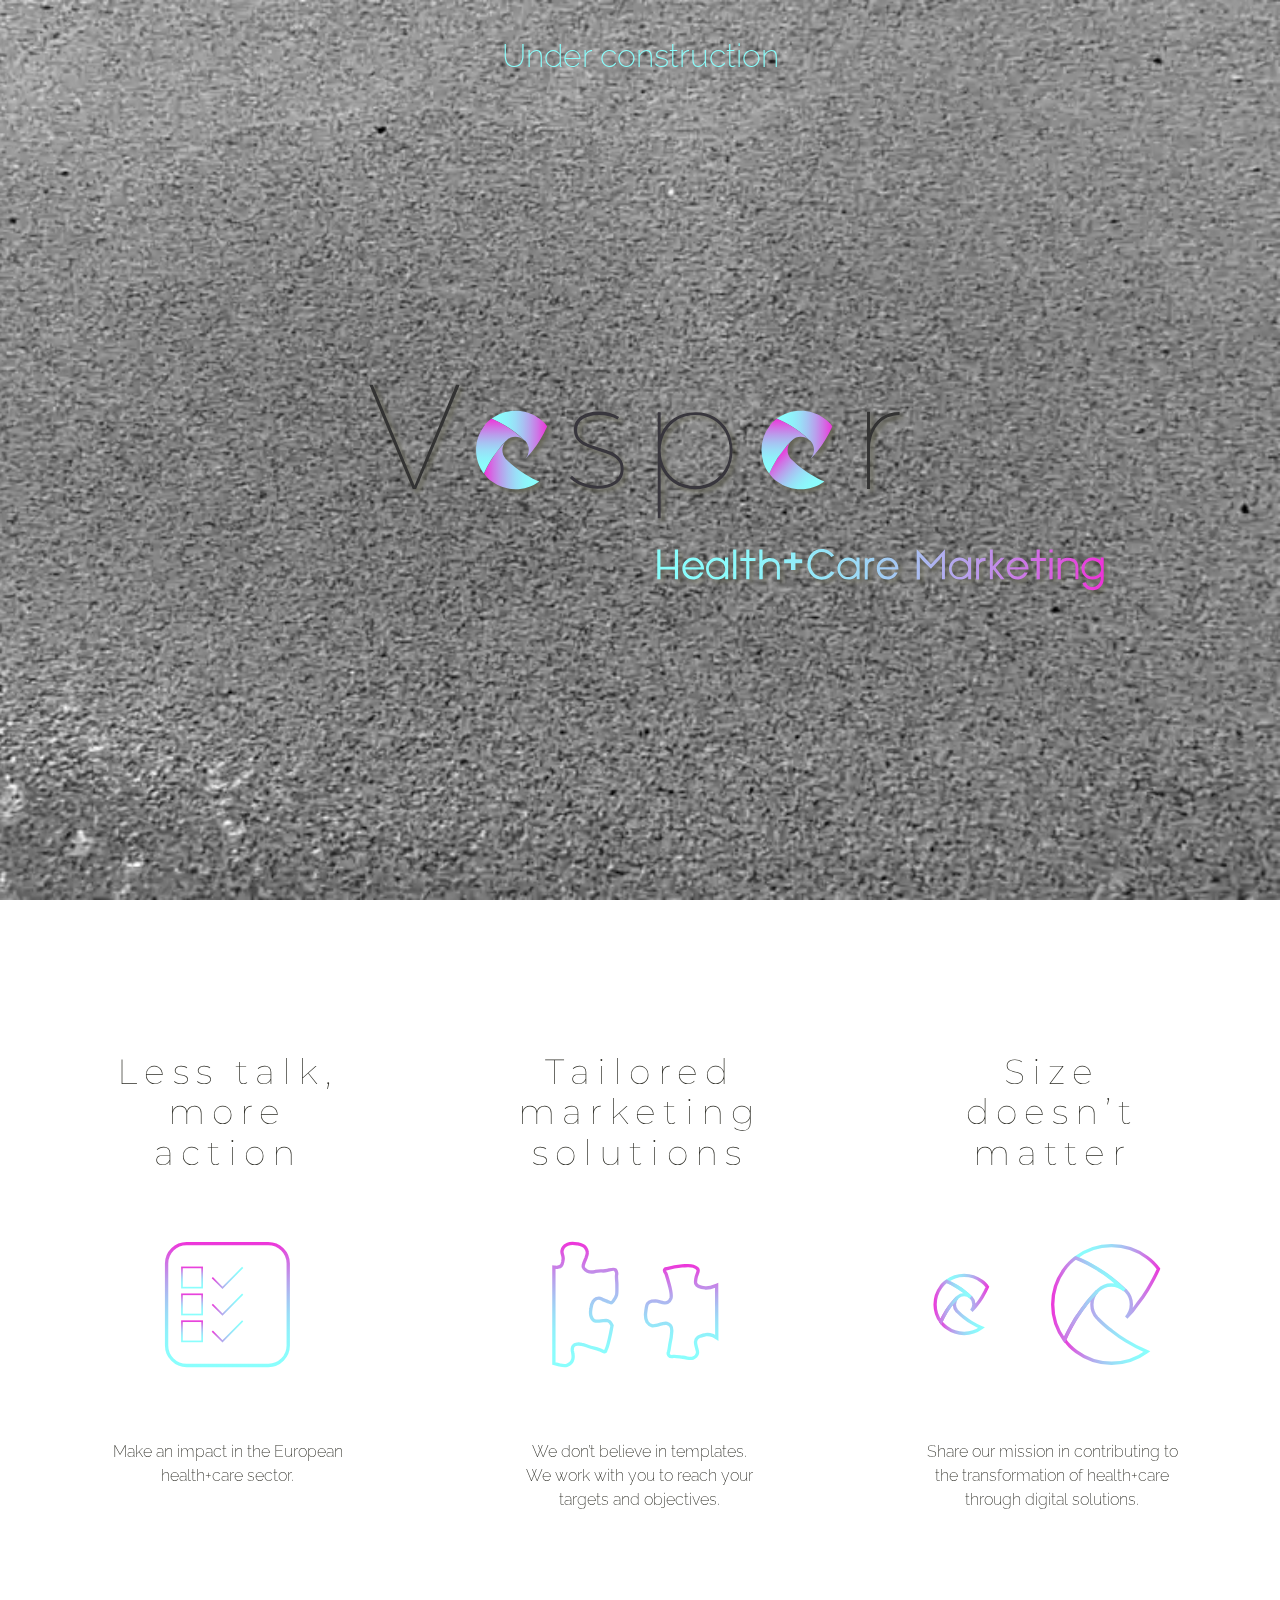
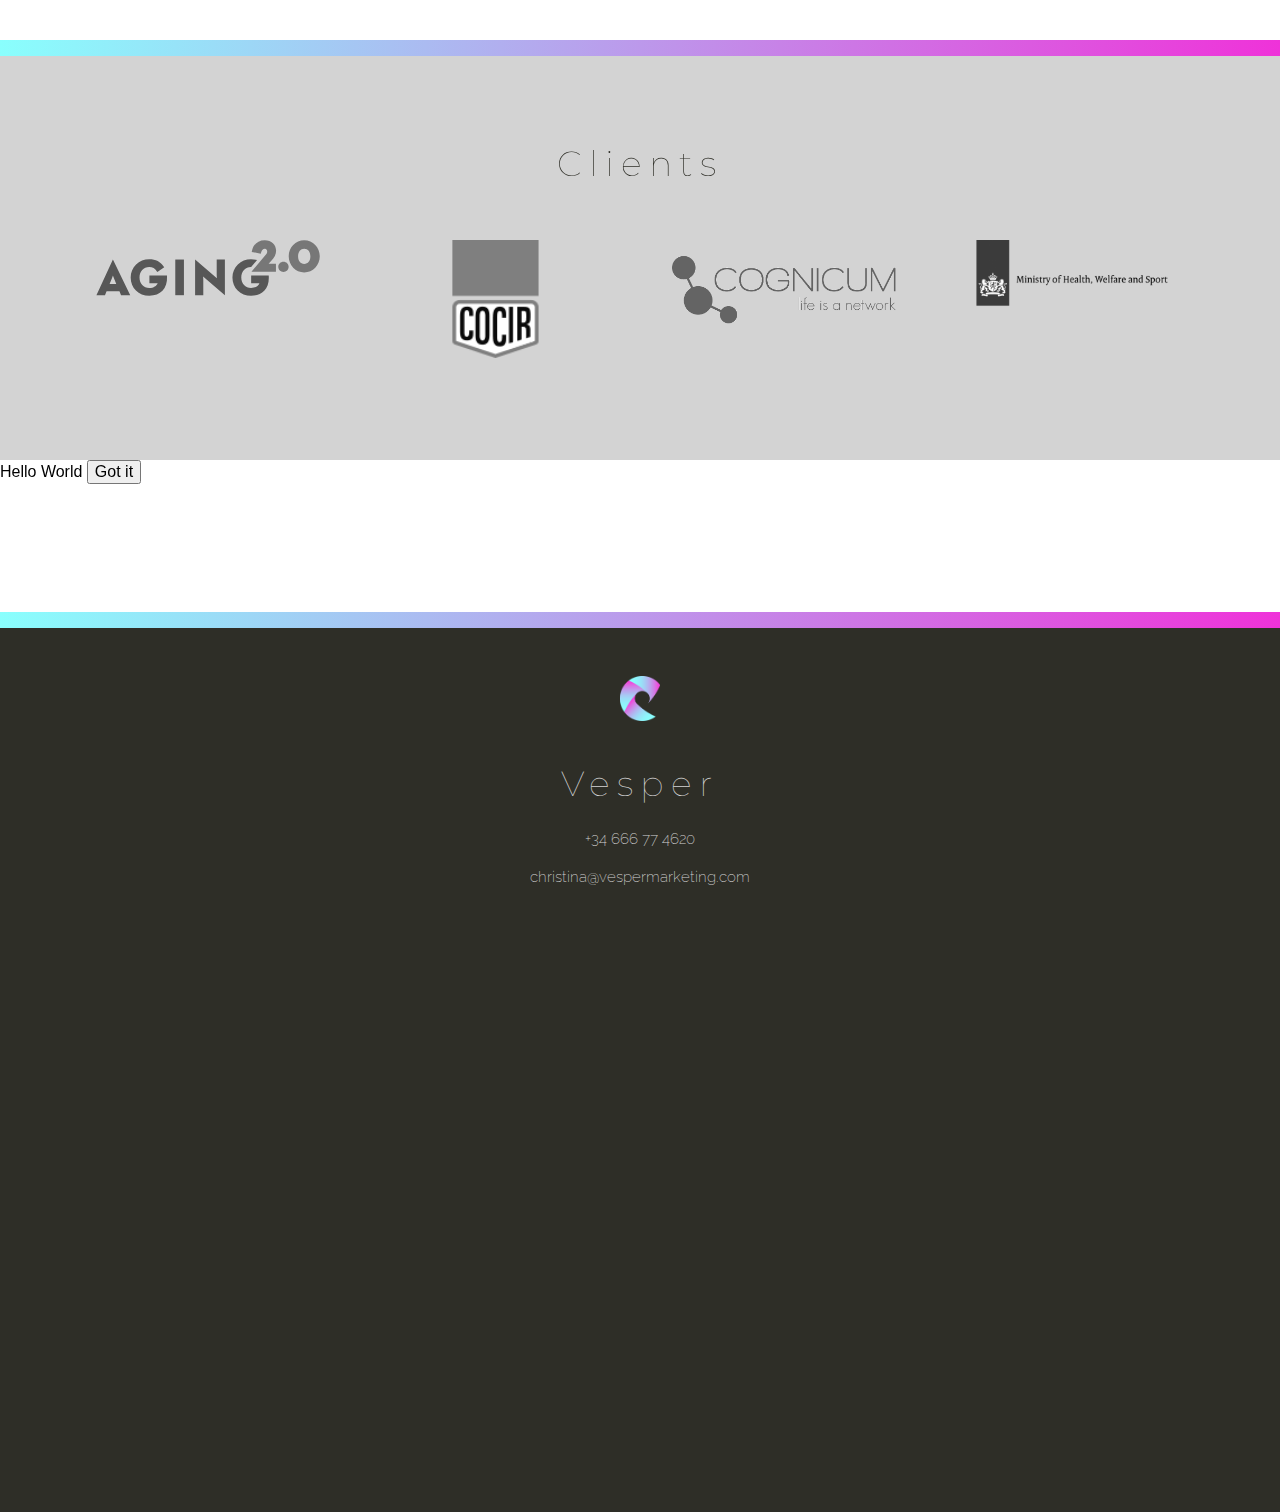
<file: index.html>
<!DOCTYPE html>
<html lang="en">
<head>
	<meta charset="UTF-8">
	<title>Vesper Health+Marketing</title>
	<meta name="viewport" content="width=device-width, initial-scale=1">
	<link rel="stylesheet" href="css/normalise.css">
	<link rel="stylesheet" href="css/main.css">
	<link rel="icon"
      type="image/png"
      href="img/Love_Knot_Fav.png">
  <link href="https://fonts.googleapis.com/css?family=Montserrat:100,400|Raleway:200,400" rel="stylesheet">

  <link rel="canonical" href="https://www.vespermarketing.com" />

  <meta http-equiv="X-UA-Compatible" content="IE=9">
</head>
<body>
	<!-- <div id="side-menu" class="hide">
		<ul>
			<li><a href="index.html">Home</a></li>
			<li><a href="services.html">Services</a></li>
			<li><a href="about.html">About</a></li>
			<li><a href="clients.html">Clients</a></li>
			<li><a href="#">Contact</a></li>
		</ul>
	</div>
	<div id="icon" class="icon-three" onclick="menu()">
		 <div class="hamburger hamburger-three"></div>
	</div> -->
	<div class="undercon"><p>Under construction</p></div>

	<section class="hero parallax">

		<video class="hide-sm" autoplay loop muted width="100%" poster="img/beach2.jpg">
      <source src="img/beach2.mp4" type="video/mp4" />
      <source src="img/beach2.mp4" type="video/webm" />
    </video>

		<div class="img-container hide-sm">
			<img class="VesperTagAni" src="img/Vesper_HealthCare_Marketing_White_RGB.svg" alt="">
		</div>
		<div class="img-container hide-lg">
			<img src="img/Vesper_HealthCare_Marketing_White_Outline_MOBILE.svg" alt="">
		</div>
<!-- 		<div class="header-band hide-lg">
		</div> -->
	</section>

	<section class="services">
		<div class="row">
			<div class="service">
				<div class="container">
					<h1>Less talk,<br>more<br>action</h1>
					<div class="icon">
						<img src="img/icons-01.svg" alt="">
					</div>
					<div class="text">
						<p>Make an <span>impact</span> in the European health<span class="aqua cross">+</span>care sector.</p>
					</div>
				</div>
			</div>

			<div class="service">
				<div class="container">
					<h1>Tailored marketing solutions</h1>
					<div class="icon">
						<img src="img/icons-02.svg" alt="">
					</div>
					<div class="text">
						<p>We don&rsquo;t <span>believe</span> in templates.<br>
						We work with you to reach your targets and objectives.</p>
					</div>
				</div>
			</div>

			<div class="service">
				<div class="container">
					<h1>Size<br>doesn&rsquo;t<br>matter</h1>
					<div class="icon">
						<img src="img/icons-03.svg" alt="">
					</div>
					<div class="text">
						<p>Share our mission in contributing to the transformation of health<span class="aqua cross">+</span>care through digital <span>solutions</span>.</p>
					</div>
				</div>
			</div>
		</div>
	</section>


	<section class="clients">
		<h1>Clients</h1>
		<div class="row container">

			<div class="row--item__logo">
				<a href="https://www.aging2.com/" target="_blank" rel="nofollow"><img src="img/aging2.0.svg" alt="aging 2.0 Logo"></a>
			</div>
			<div class="row--item__logo">
				<a href="http://www.cocir.org/" target="_blank" rel="nofollow"><img src="img/cocir-logo.png" alt="logo"></a>
			</div>
			<div class="row--item__logo">
				<a href="#" target="_blank" rel="nofollow"><img src="img/CM-logo-blauw-high-ress1.gif" alt="logo"></a>
			</div>
			<div class="row--item__logo">
				<a href="#" target="_blank" rel="nofollow"><img src="img/dutchMinistry.png" alt="Logo"></a>
			</div>

		</div>
	</section>
	<div id="privacy">Hello World <button type="button" name="button" onclick="closePrivacy()">Got it</button></div>
	<footer>
		<div class="container">
			<div class="footer-col">
				<h2></h2>
				<p></p>
			</div>

			<div class="footer-col">
				<h1>Vesper</h1>
				<p class="phone"><a href="tel:+34 666 77 4620
					">+34 666 77 4620</a></p>
				<p class="email"><a href="mailto:christina@vespermarketing.com">christina@vespermarketing.com</a></p>

			</div>
			<div class="footer-col">
				<h2></h2>
				<p></p>
			</div>
		</div>
		<div class="footer-logo">
			<img src="img/Love_Knot_RGB.png" alt="">
		</div>
	</footer>
	<script src="js/menu.js"></script>
	<script src="js/privacy.js"></script>

<script>
  window.addEventListener("load", function(event) {
		var x = document.getElementById("privacy");

		if (document.cookie.includes('Vesper_privacy=closed')) {
			console.log('includes the string');
		} else {
			x.style.display = "block";
		}
    console.log("All resources finished loading!");
  });
</script>

</body>
</html>
</file>
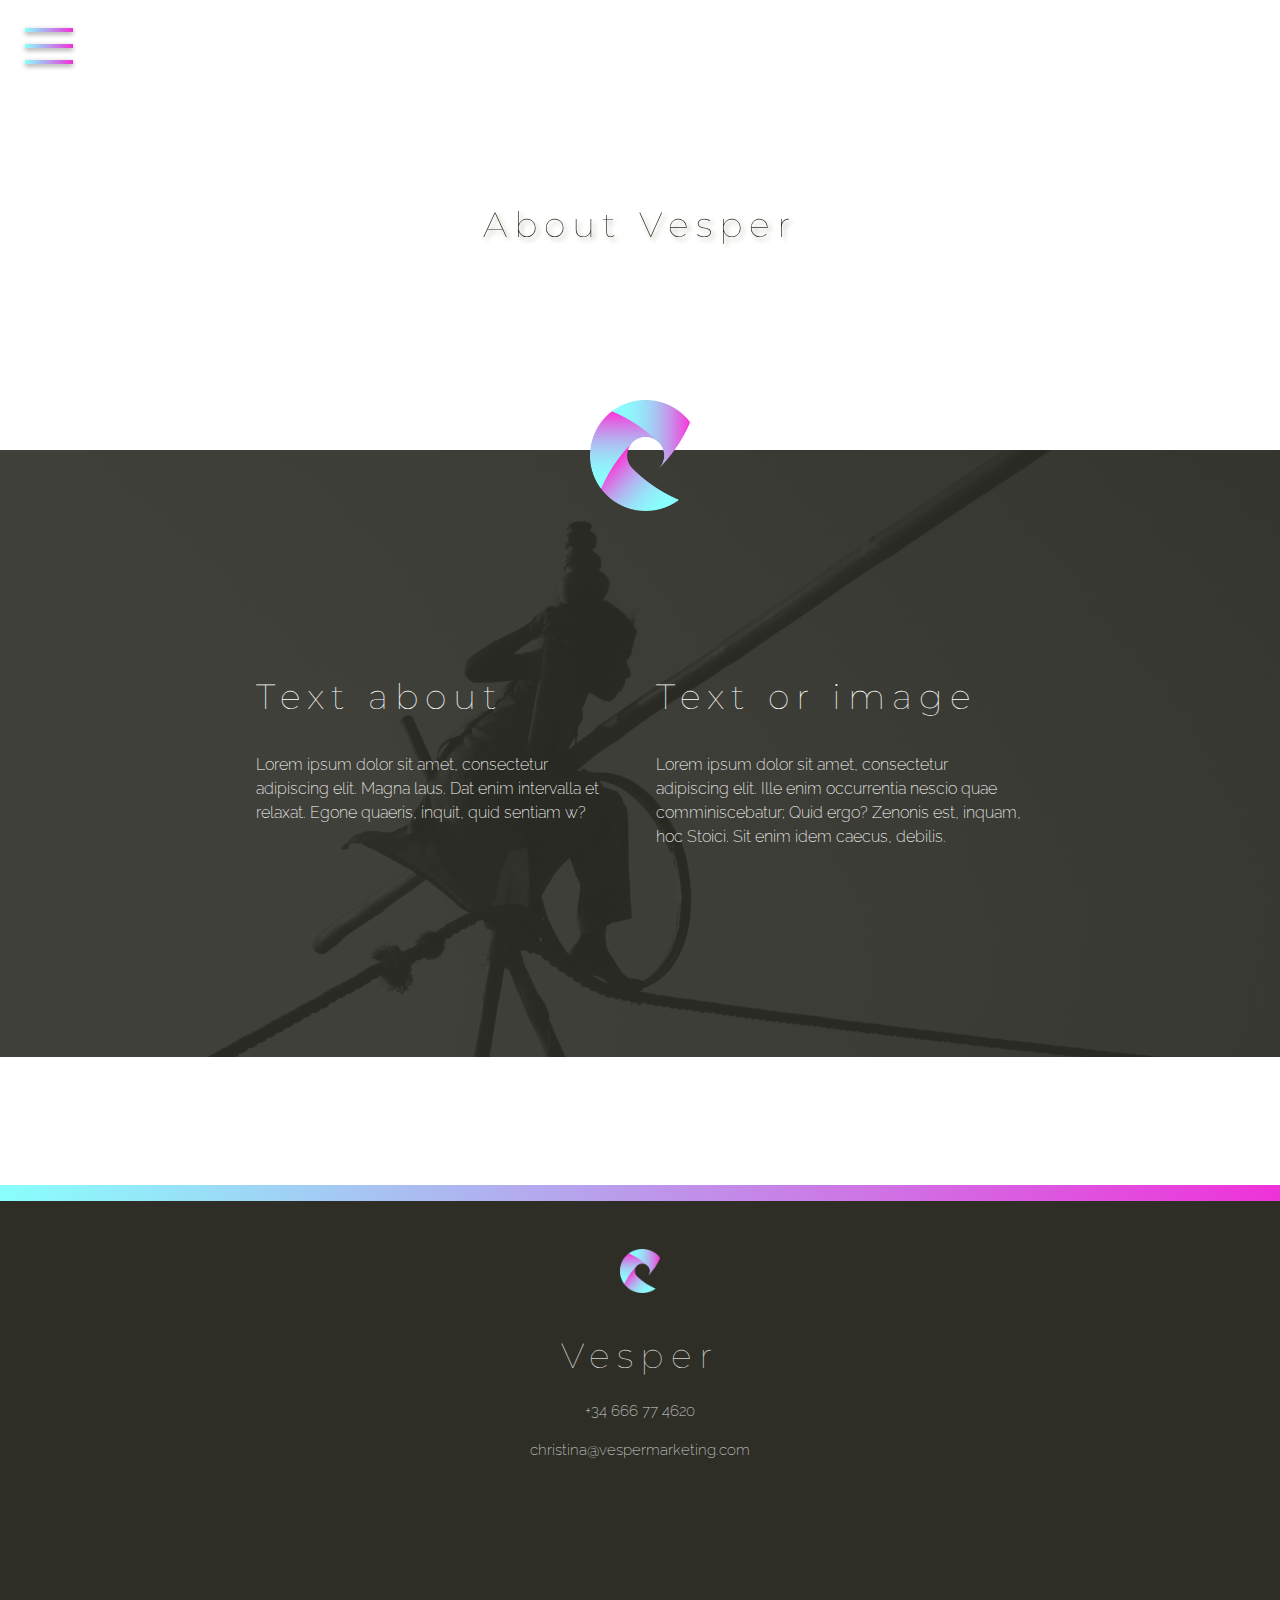
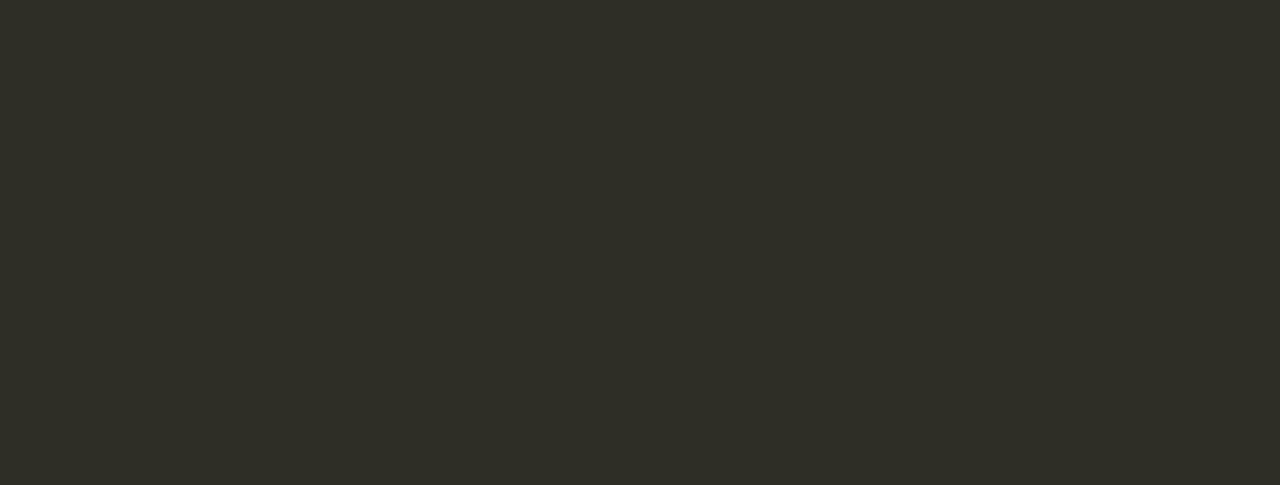
<file: about.html>
<!DOCTYPE html>
<html lang="en">
<head>
	<meta charset="UTF-8">
	<title>Vesper Marketing</title>
	<meta name="viewport" content="width=device-width, initial-scale=1">
	<link rel="stylesheet" href="css/normalise.css">
	<link rel="stylesheet" href="css/main.css">
	<link rel="icon"
      type="image/png"
      href="img/Love_Knot_Fav.png">
  <link href="https://fonts.googleapis.com/css?family=Montserrat:100,400|Raleway:200,400" rel="stylesheet">

  <link rel="canonical" href="https://www.vespermarketing.com/about.html" />
</head>
<body>
	<div id="side-menu" class="hide">
		<ul>
			<li><a href="index.html">Home</a></li>
			<li><a href="services.html">Services</a></li>
			<li><a href="about.html">About</a></li>
			<li><a href="clients.html">Clients</a></li>
			<li><a href="#">Contact</a></li>
		</ul>
	</div>
	<div id="icon" class="icon-three" onclick="menu()">
		 <div class="hamburger hamburger-three"></div>
	</div>
<!-- 	<video class="hide-sm" autoplay loop muted width="100%" poster="img/beach2.jpg">
      <source src="img/beach2.mp4" type="video/mp4" />
      <source src="img/beach2.mp4" type="video/webm" />
    </video> -->
	<section class="supporting-page">

		<div class="supporting-page__half--top">
			<h1>About Vesper</h1>
		</div>
		<div class="circle">
			<img src="img/Love_Knot_RGB.png" alt="">
		</div>
	</section>

	<section class="supporting-page__content">
		<!-- <h2>about content</h2> -->
		<div class="row container">
			<div class="col">
				<h3>Text about</h3>
				<p>Lorem ipsum dolor sit amet, consectetur adipiscing elit. Magna laus. Dat enim intervalla et relaxat. Egone quaeris, inquit, quid sentiam w?
				</p>
			</div>
			<div class="col">
				<h3>Text or image</h3>
				<p>Lorem ipsum dolor sit amet, consectetur adipiscing elit. Ille enim occurrentia nescio quae comminiscebatur; Quid ergo? Zenonis est, inquam, hoc Stoici. Sit enim idem caecus, debilis.</p>
			</div>
		</div>
	</section>


	<footer>
		<div class="container">
			<div class="footer-col">
				<h2></h2>
				<p></p>
			</div>

			<div class="footer-col">
				<h1>Vesper</h1>
				<p class="phone"><a href="tel:+34 666 77 4620
					">+34 666 77 4620
				</a></p>
				<p class="email"><a href="mailto:christina@vespermarketing.com">christina@vespermarketing.com</a></p>
			</div>
			<div class="footer-col">
				<h2></h2>
				<p></p>
			</div>
		</div>
		<div class="footer-logo">
			<img src="img/Love_Knot_RGB.png" alt="">
		</div>
	</footer>
	<script src="js/menu.js"></script>
</body>
</html>
</file>
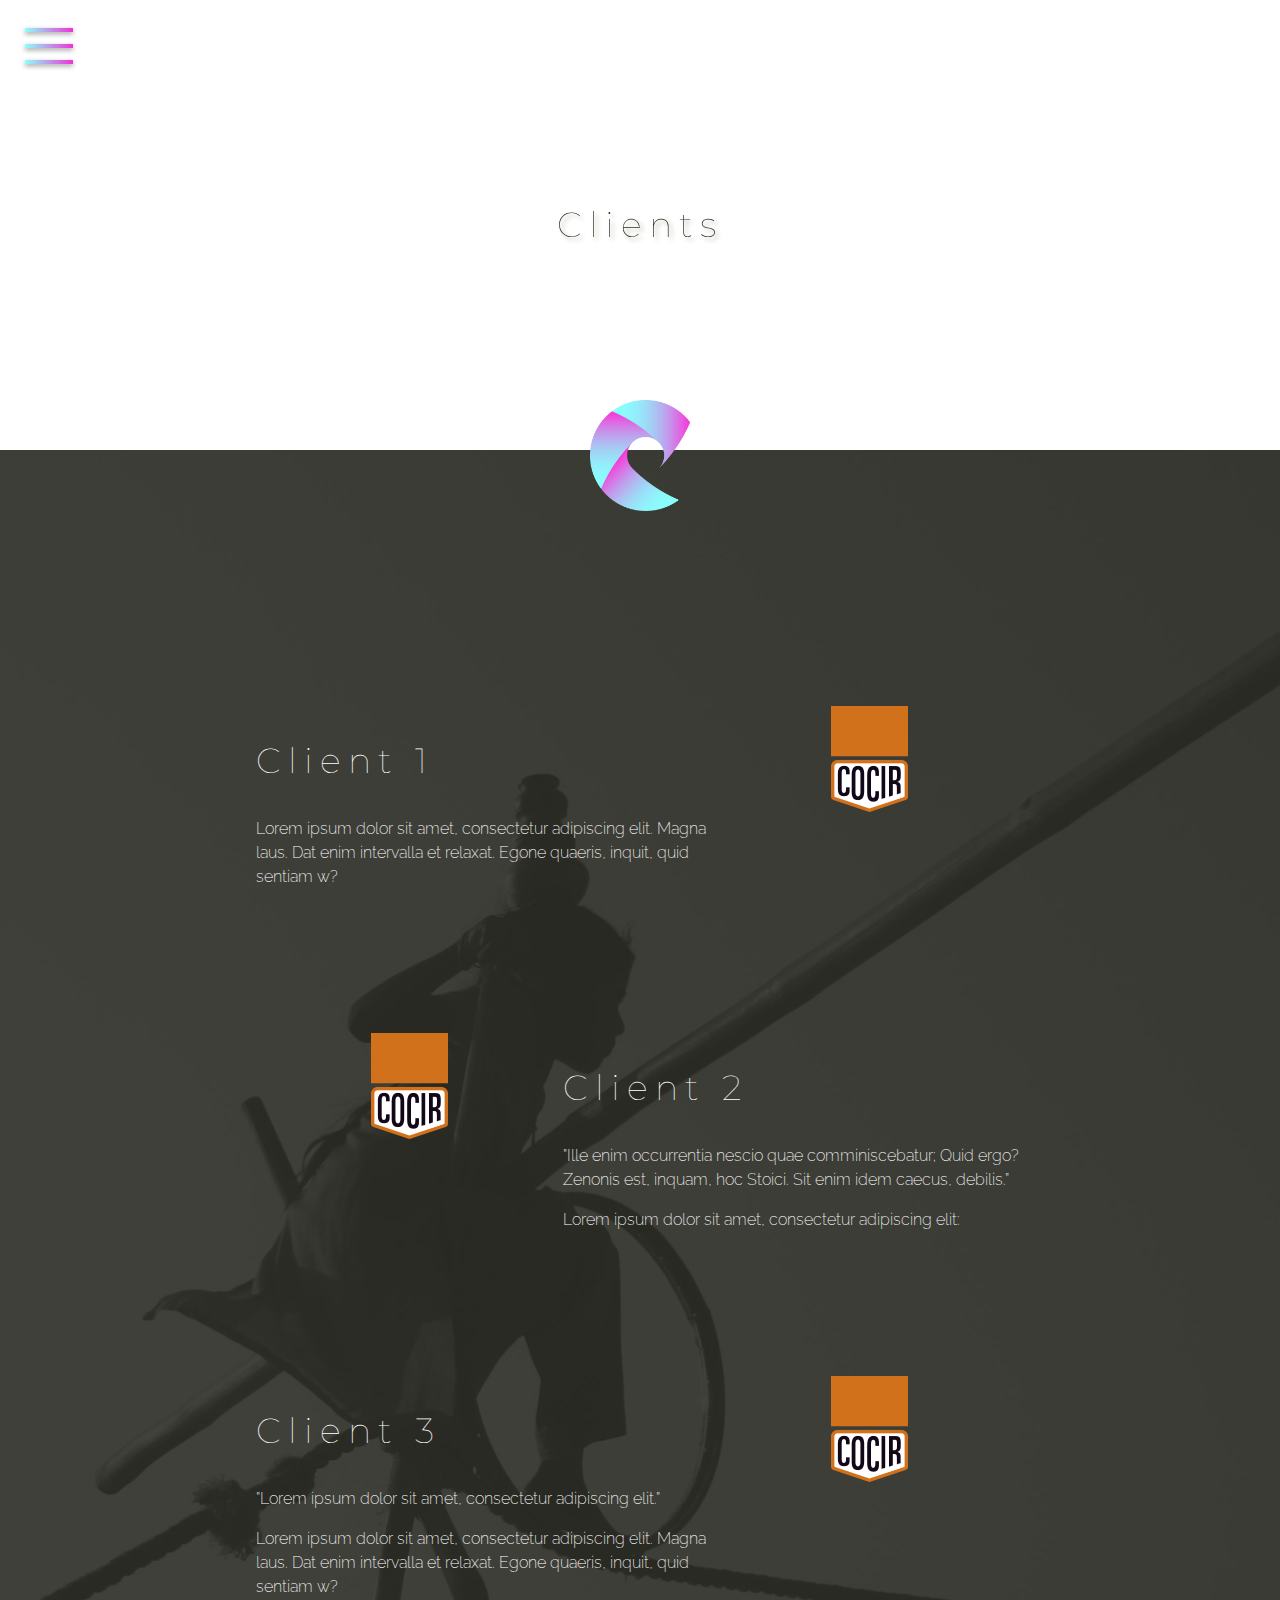
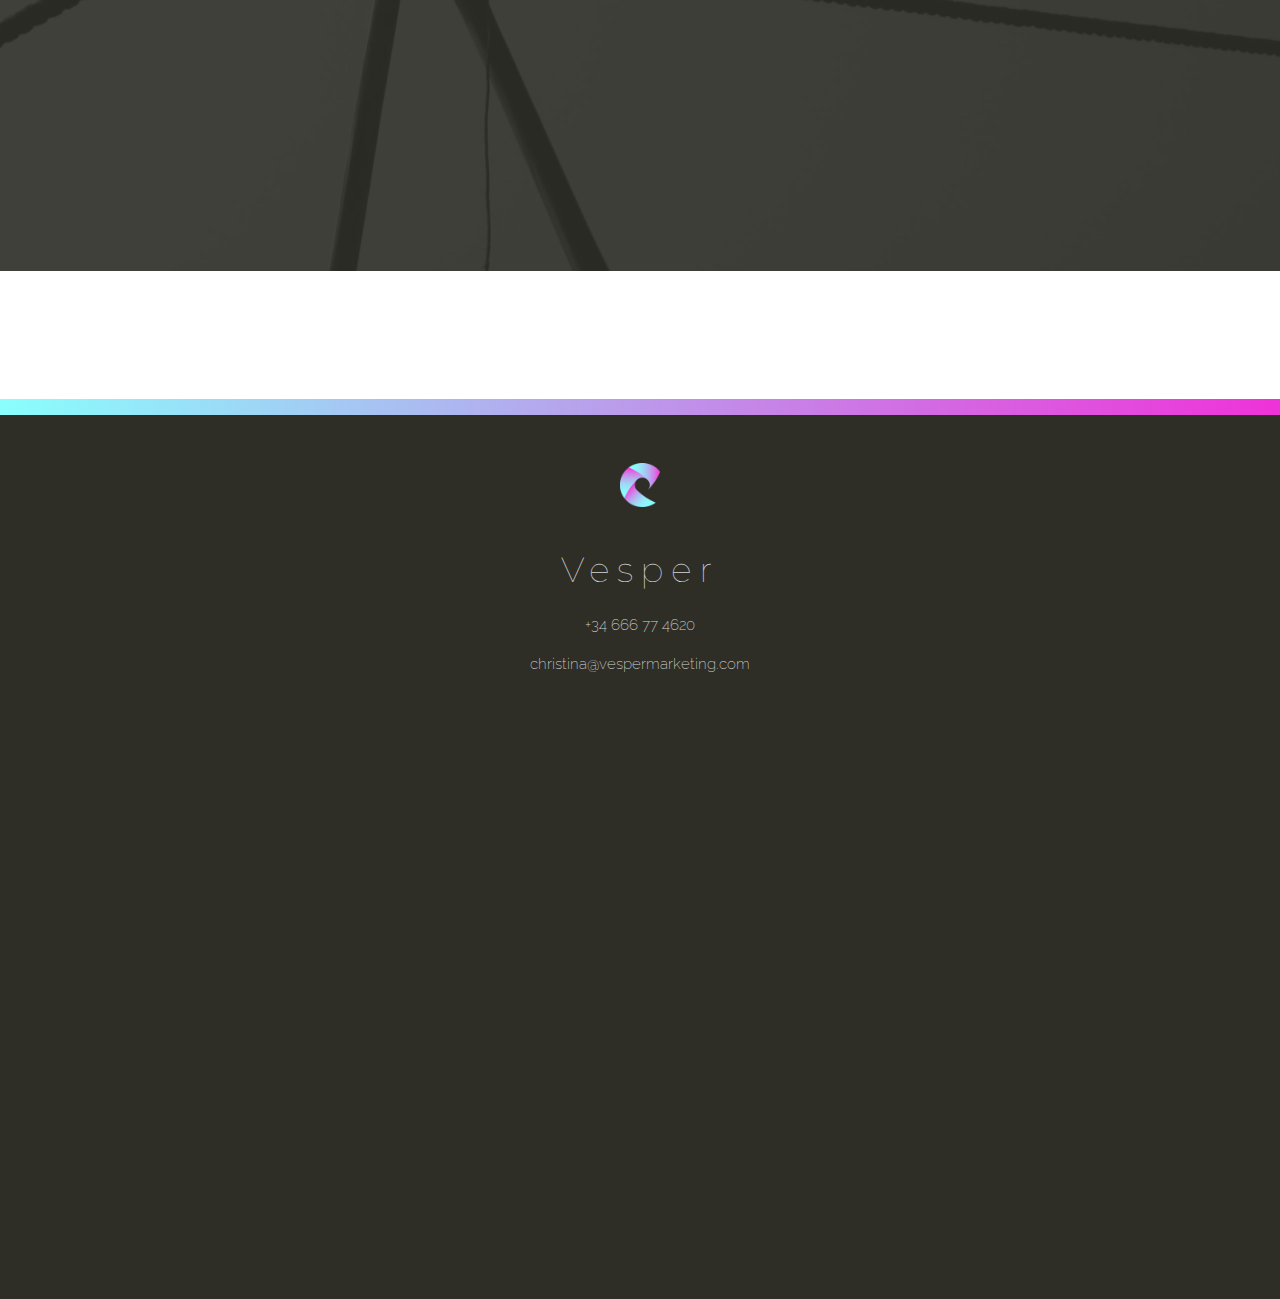
<file: clients.html>
<!DOCTYPE html>
<html lang="en">
<head>
	<meta charset="UTF-8">
	<title>Vesper Marketing | Clients</title>
	<meta name="viewport" content="width=device-width, initial-scale=1">
	<link rel="stylesheet" href="css/normalise.css">
	<link rel="stylesheet" href="css/main.css">
	<link rel="icon"
      type="image/png"
      href="img/Love_Knot_Fav.png">
  <link href="https://fonts.googleapis.com/css?family=Montserrat:100,400|Raleway:200,400" rel="stylesheet">

  <link rel="canonical" href="https://www.vespermarketing.com/clients.html" />
</head>
<body>
	<div id="side-menu" class="hide">
		<ul>
			<li><a href="index.html">Home</a></li>
			<li><a href="services.html">Services</a></li>
			<li><a href="about.html">About</a></li>
			<li><a href="clients.html">Clients</a></li>
			<li><a href="#">Contact</a></li>
		</ul>
	</div>
	<div id="icon" class="icon-three" onclick="menu()">
		 <div class="hamburger hamburger-three"></div>
	</div>
<!-- 	<video class="hide-sm" autoplay loop muted width="100%" poster="img/beach2.jpg">
      <source src="img/beach2.mp4" type="video/mp4" />
      <source src="img/beach2.mp4" type="video/webm" />
    </video> -->
	<section class="supporting-page">

		<div class="supporting-page__half--top">
			<h1>Clients</h1>
		</div>
		<div class="circle">
			<img src="img/Love_Knot_RGB.png" alt="">
		</div>
	</section>

	<section class="supporting-page__content">
		<!-- <h2>about content</h2> -->
		<div class="row services-page container">
			<div class="col services-page__service">
				<div class="services-page__service--text">
				<h3>Client 1</h3>
				<p>Lorem ipsum dolor sit amet, consectetur adipiscing elit. Magna laus. Dat enim intervalla et relaxat. Egone quaeris, inquit, quid sentiam w?
				</p>
				</div>
				<div class="services-page__service--img">
					<img src="img/cocir-logo.png" alt="COCIR Logo.">
				</div>
			</div>

			<div class="col services-page__service">
				<div class="services-page__service--img hide-sm">
					<img src="img/cocir-logo.png" alt="COCIR Logo.">
				</div>
				<div class="services-page__service--text">
				<h3>Client 2</h3>
				<p>&rdquo;Ille enim occurrentia nescio quae comminiscebatur; Quid ergo? Zenonis est, inquam, hoc Stoici. Sit enim idem caecus, debilis.&rdquo; </p>
				<p>Lorem ipsum dolor sit amet, consectetur adipiscing elit:

				</p>
				</div>
				<div class="services-page__service--img hide-lg">
					<img src="img/cocir-logo.png" alt="COCIR Logo.">
				</div>
			</div>

			<div class="col services-page__service">
				<div class="services-page__service--text">
				<h3>Client 3</h3>
				<p>&rdquo;Lorem ipsum dolor sit amet, consectetur adipiscing elit.&rdquo;</p>
				<p>Lorem ipsum dolor sit amet, consectetur adipiscing elit. Magna laus. Dat enim intervalla et relaxat. Egone quaeris, inquit, quid sentiam w?
				</p>
				</div>
				<div class="services-page__service--img">
					<img src="img/cocir-logo.png" alt="COCIR Logo.">
				</div>
			</div>
		</div>
	</section>


	<footer>
		<div class="container">
			<div class="footer-col">
				<h2></h2>
				<p></p>
			</div>

			<div class="footer-col">
				<h1>Vesper</h1>
				<p class="phone"><a href="tel:+34 666 77 4620
					">+34 666 77 4620
				</a></p>
				<p class="email"><a href="mailto:christina@vespermarketing.com">christina@vespermarketing.com</a></p>
			</div>
			<div class="footer-col">
				<h2></h2>
				<p></p>
			</div>
		</div>
		<div class="footer-logo">
			<img src="img/Love_Knot_RGB.png" alt="">
		</div>
	</footer>
	<script src="js/menu.js"></script>
</body>
</html>
</file>
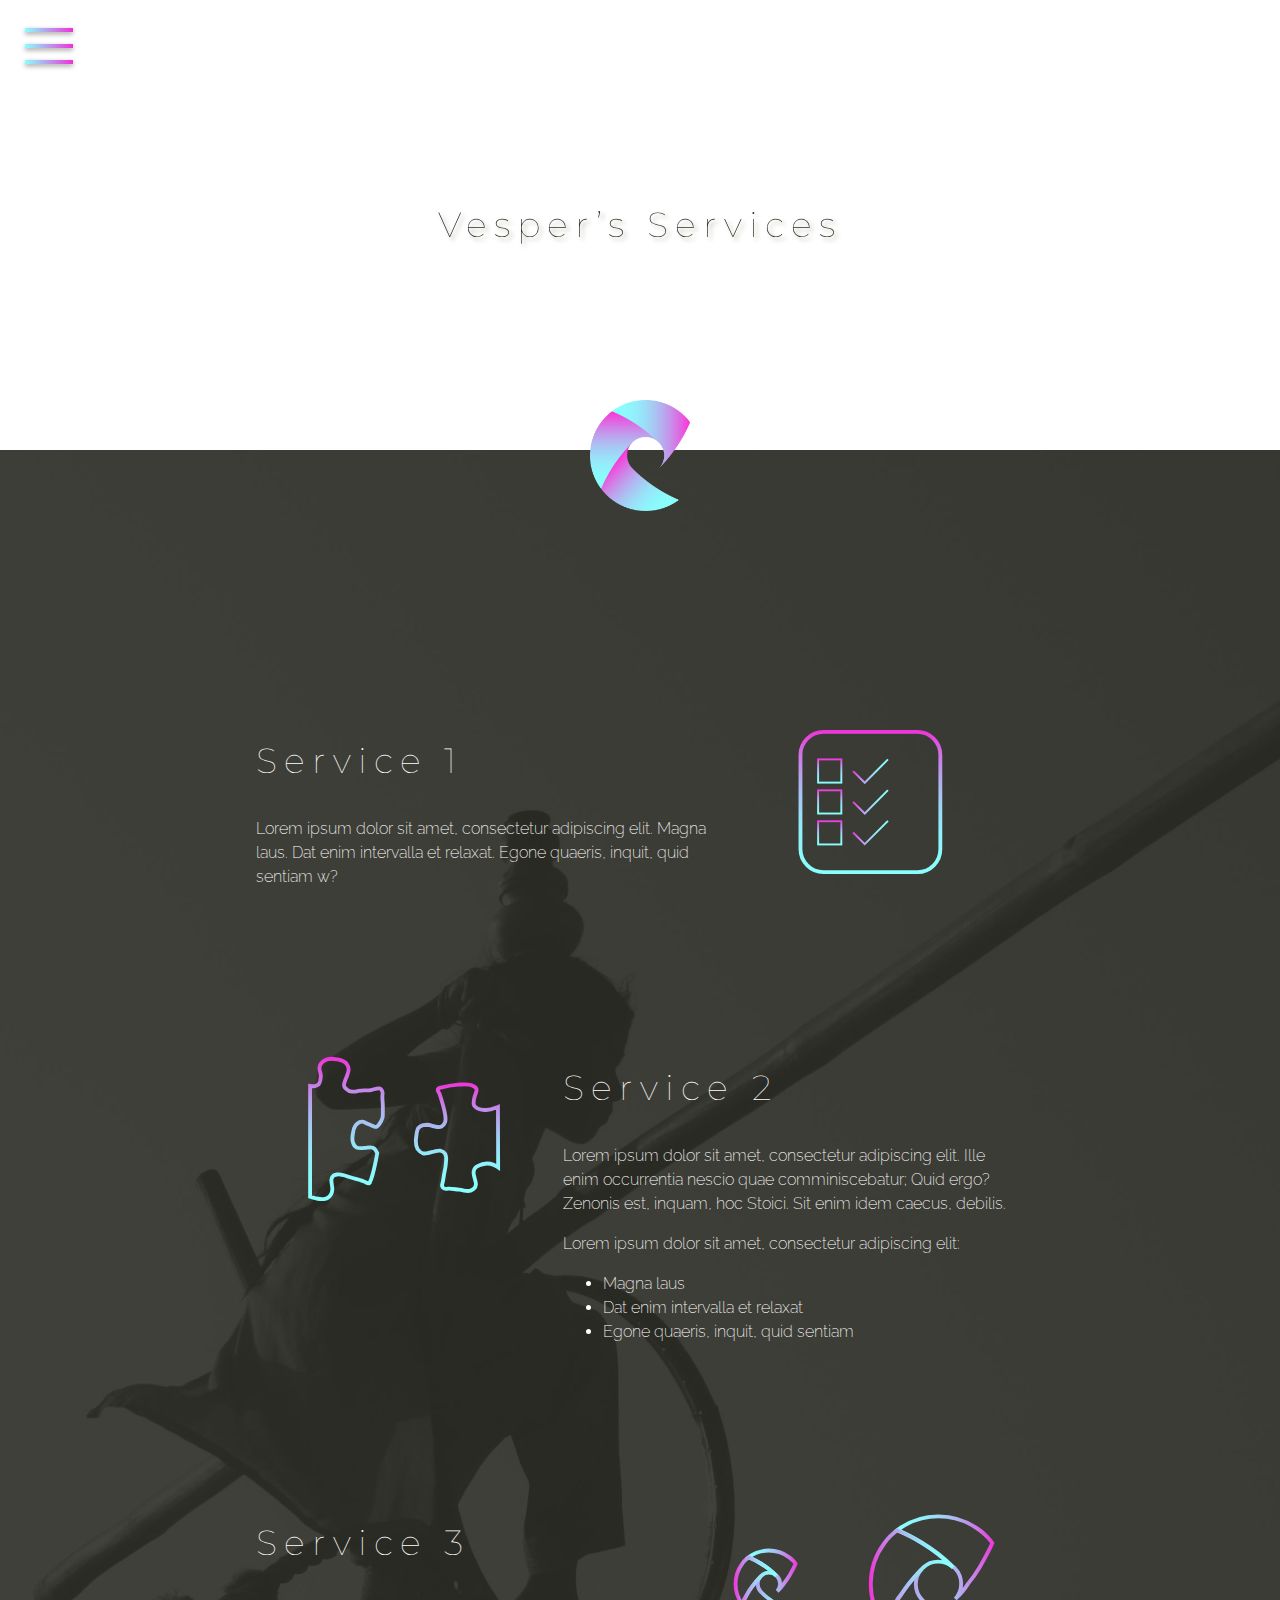
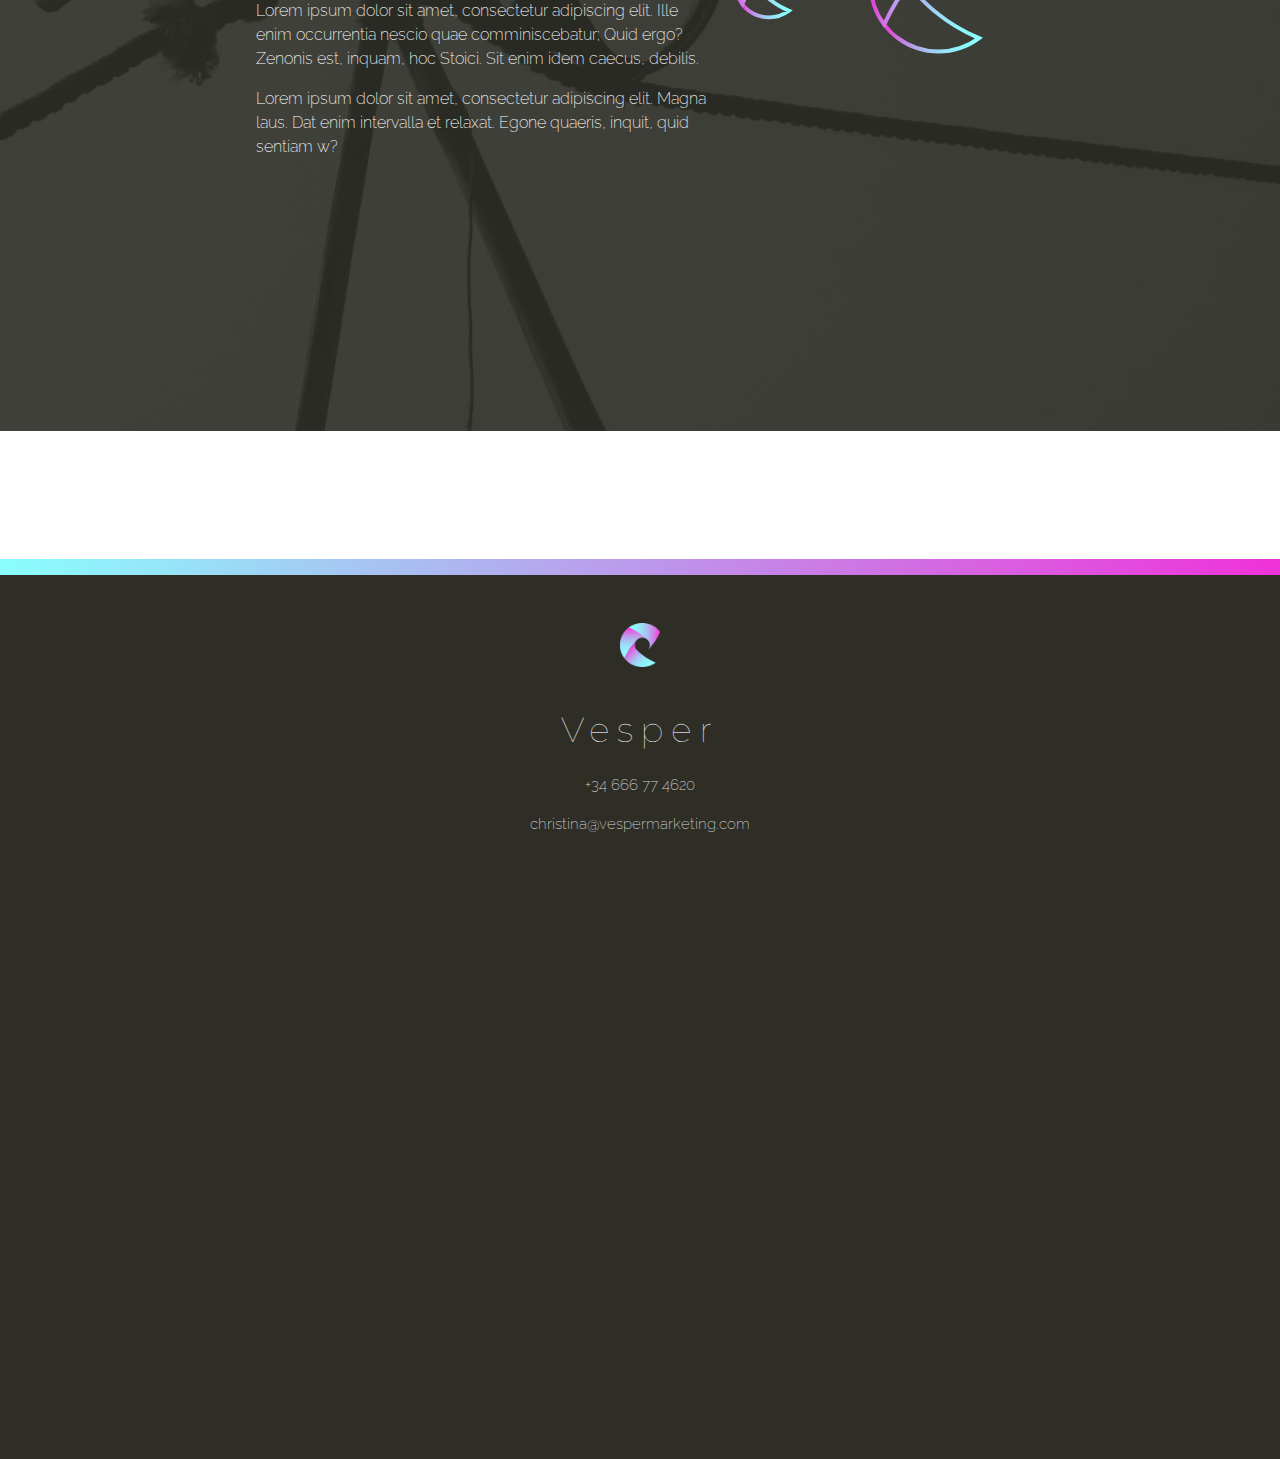
<file: services.html>
<!DOCTYPE html>
<html lang="en">
<head>
	<meta charset="UTF-8">
	<title>Vesper Marketing | Services</title>
	<meta name="viewport" content="width=device-width, initial-scale=1">
	<link rel="stylesheet" href="css/normalise.css">
	<link rel="stylesheet" href="css/main.css">
	<link rel="icon"
      type="image/png"
      href="img/Love_Knot_Fav.png">
  <link href="https://fonts.googleapis.com/css?family=Montserrat:100,400|Raleway:200,400" rel="stylesheet">

  <link rel="canonical" href="https://www.vespermarketing.com/services.html" />
</head>
<body>
	<div id="side-menu" class="hide">
		<ul>
			<li><a href="index.html">Home</a></li>
			<li><a href="services.html">Services</a></li>
			<li><a href="about.html">About</a></li>
			<li><a href="clients.html">Clients</a></li>
			<li><a href="#">Contact</a></li>
		</ul>
	</div>
	<div id="icon" class="icon-three" onclick="menu()">
		 <div class="hamburger hamburger-three"></div>
	</div>
<!-- 	<video class="hide-sm" autoplay loop muted width="100%" poster="img/beach2.jpg">
      <source src="img/beach2.mp4" type="video/mp4" />
      <source src="img/beach2.mp4" type="video/webm" />
    </video> -->
	<section class="supporting-page">

		<div class="supporting-page__half--top">
			<h1>Vesper&rsquo;s Services</h1>
		</div>
		<div class="circle">
			<img src="img/Love_Knot_RGB.png" alt="">
		</div>
	</section>

	<section class="supporting-page__content">
		<!-- <h2>about content</h2> -->
		<div class="row services-page container">
			<div class="col services-page__service">
				<div class="services-page__service--text">
				<h3>Service 1</h3>
				<p>Lorem ipsum dolor sit amet, consectetur adipiscing elit. Magna laus. Dat enim intervalla et relaxat. Egone quaeris, inquit, quid sentiam w?
				</p>
				</div>
				<div class="services-page__service--img">
					<img src="img/icons-01.svg" alt="Vesper markeing">
				</div>
			</div>

			<div class="col services-page__service">
				<div class="services-page__service--img hide-sm">
					<img src="img/icons-02.svg" alt="Vesper markeing">
				</div>
				<div class="services-page__service--text">
				<h3>Service 2</h3>
				<p>Lorem ipsum dolor sit amet, consectetur adipiscing elit. Ille enim occurrentia nescio quae comminiscebatur; Quid ergo? Zenonis est, inquam, hoc Stoici. Sit enim idem caecus, debilis.</p>
				<p>Lorem ipsum dolor sit amet, consectetur adipiscing elit:
				<ul>
				 	<li>Magna laus</li>
				 	<li>Dat enim intervalla et relaxat</li>
				 	<li>Egone quaeris, inquit, quid sentiam</li>
				 </ul>
				</p>
				</div>
				<div class="services-page__service--img hide-lg">
					<img src="img/icons-02.svg" alt="Vesper markeing">
				</div>
			</div>

			<div class="col services-page__service">
				<div class="services-page__service--text">
				<h3>Service 3</h3>
				<p>Lorem ipsum dolor sit amet, consectetur adipiscing elit. Ille enim occurrentia nescio quae comminiscebatur; Quid ergo? Zenonis est, inquam, hoc Stoici. Sit enim idem caecus, debilis.</p>
				<p>Lorem ipsum dolor sit amet, consectetur adipiscing elit. Magna laus. Dat enim intervalla et relaxat. Egone quaeris, inquit, quid sentiam w?
				</p>
				</div>
				<div class="services-page__service--img">
					<img src="img/icons-03.svg" alt="Vesper markeing">
				</div>
			</div>
		</div>
	</section>


	<footer>
		<div class="container">
			<div class="footer-col">
				<h2></h2>
				<p></p>
			</div>

			<div class="footer-col">
				<h1>Vesper</h1>
				<p class="phone"><a href="tel:+34 666 77 4620
					">+34 666 77 4620
				</a></p>
				<p class="email"><a href="mailto:christina@vespermarketing.com">christina@vespermarketing.com</a></p>
			</div>
			<div class="footer-col">
				<h2></h2>
				<p></p>
			</div>
		</div>
		<div class="footer-logo">
			<img src="img/Love_Knot_RGB.png" alt="">
		</div>
	</footer>
	<script src="js/menu.js"></script>
</body>
</html>
</file>
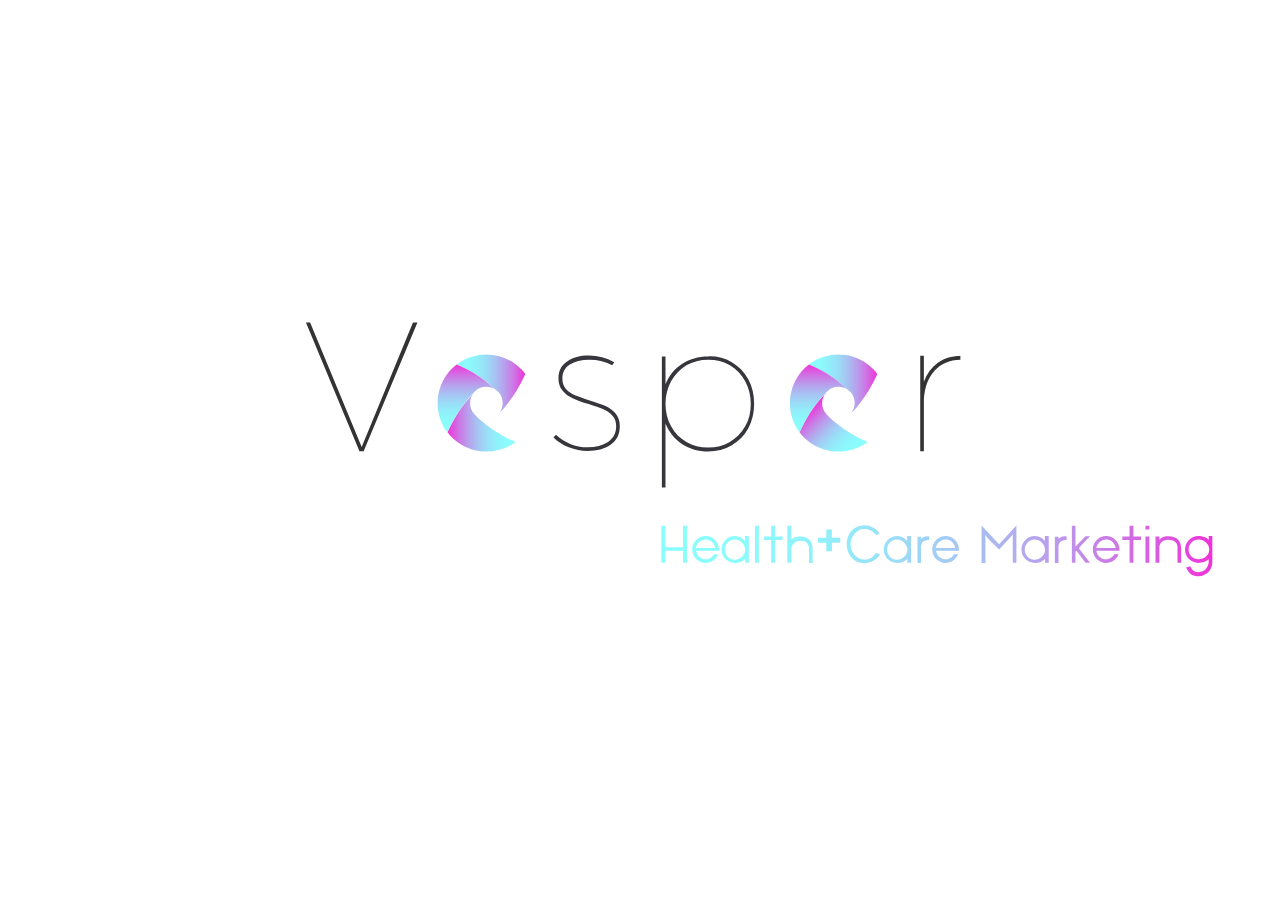
<file: img/VesperAni.html>
<!DOCTYPE html>
<html lang="en">
<head>
	<meta charset="UTF-8"/>

</head>
<body>
<object data="" type="">
<svg version="1.1" id="Layer_1" xmlns="http://www.w3.org/2000/svg" xmlns:xlink="http://www.w3.org/1999/xlink" x="0px" y="0px"
	 viewBox="0 0 453.5 283.5" style="enable-background:new 0 0 453.5 283.5;" xml:space="preserve">
<style type="text/css">
	.st0{fill:#333333;}
	.st1{fill:#38363D;}
	.st2{fill:url(#SVGID_1_);}
	.st3{fill:none;}
	.st4{fill:url(#SVGID_2_);}
	.st5{fill:url(#SVGID_3_);}
	.st6{fill:url(#SVGID_4_);}
	.st7{fill:url(#SVGID_5_);}
	.st8{fill:url(#SVGID_6_);}
	.st9{fill:url(#SVGID_7_);}

	#V {
		stroke-dasharray: 20000;
    stroke-dashoffset: 20000;
    -webkit-animation: dash 1.85s linear forwards;
    -o-animation: dash 1.85s linear forwards;
    -moz-animation: dash 1.85s linear forwards;
    animation: dash 1.85s linear forwards;
	}
	@-webkit-keyframes dash {

    to {
      stroke-dashoffset: 0;
    }
  }
</style>
<g>
	<path id="V" class="st0" d="M106.9,112.8h1.5l18.5,44.7l18.4-44.7h1.6L127.6,159h-1.5L106.9,112.8z"/>
	<path id="s" class="st1" d="M208.5,126.2c-2.8,0-5.1,0.6-6.9,1.7c-1.8,1.1-2.7,2.8-2.7,5c0,1.5,0.4,2.8,1.3,3.8
		c0.9,1,1.9,1.7,3.2,2.2s3,1.1,5.3,1.9c2.4,0.7,4.3,1.4,5.7,2s2.6,1.6,3.6,2.7c1,1.2,1.5,2.7,1.5,4.6c0,2.9-1.1,5.1-3.3,6.6
		s-4.9,2.2-8.2,2.2c-2.4,0-4.6-0.4-6.8-1.3c-2.1-0.8-4-2-5.5-3.5l0.9-1c1.5,1.4,3.2,2.5,5.1,3.3c1.9,0.8,4,1.2,6.3,1.2
		c2.9,0,5.3-0.6,7.3-1.9c1.9-1.3,2.9-3.1,2.9-5.6c0-1.5-0.4-2.8-1.3-3.8c-0.9-1-2-1.8-3.3-2.3c-1.3-0.6-3.1-1.2-5.3-1.9
		c-2.3-0.7-4.2-1.4-5.7-2.1c-1.4-0.6-2.6-1.5-3.6-2.7c-1-1.1-1.5-2.6-1.5-4.4c0-2.7,1-4.7,3.1-6.1s4.6-2.1,7.8-2.1
		c3.3,0,6.3,0.8,9.1,2.4l-0.7,1.1C214.6,126.9,211.8,126.2,208.5,126.2z"/>
	<path id="p" class="st1" d="M259.7,127.1c2.5,1.5,4.5,3.5,5.9,6.1c1.4,2.6,2.1,5.5,2.1,8.8s-0.7,6.2-2.1,8.8s-3.4,4.6-5.9,6.1
		s-5.4,2.2-8.5,2.2c-3.5,0-6.6-0.9-9.4-2.7c-2.7-1.8-4.7-4.3-5.9-7.3V172h-1.3v-47h1.3v10c1.2-3.1,3.2-5.5,5.9-7.3s5.8-2.7,9.4-2.7
		C254.3,124.9,257.2,125.6,259.7,127.1z M259,155.7c2.3-1.3,4.1-3.2,5.5-5.6s2-5.1,2-8.1s-0.7-5.7-2-8.1c-1.3-2.4-3.1-4.3-5.5-5.7
		c-2.3-1.4-4.9-2-7.8-2c-2.9,0-5.5,0.7-7.8,2c-2.3,1.4-4.1,3.3-5.5,5.7c-1.3,2.4-2,5.1-2,8.1s0.7,5.7,2,8.1s3.1,4.3,5.5,5.6
		s4.9,2,7.8,2S256.7,157,259,155.7z"/>
	<path id="r" class="st0" d="M333.5,127.4c2.2-1.6,5-2.5,8.2-2.5v1.3c-3.9,0.1-7,1.4-9.2,3.9c-2.3,2.5-3.6,5.9-3.9,10.3V159h-1.3
		v-34.2h1.3v9.3C329.7,131.3,331.3,129,333.5,127.4z"/>
	<g>

			<linearGradient id="SVGID_1_" gradientUnits="userSpaceOnUse" x1="-515.679" y1="1295.7223" x2="-498.4254" y2="1278.4688" gradientTransform="matrix(0.7071 0.7071 -0.7071 0.7071 1438.5205 -403.046)">
			<stop  offset="0" style="stop-color:#EF32D9"/>
			<stop  offset="4.382038e-02" style="stop-color:#E644DC"/>
			<stop  offset="0.1725" style="stop-color:#CD76E5"/>
			<stop  offset="0.3045" style="stop-color:#B8A0EC"/>
			<stop  offset="0.4378" style="stop-color:#A7C2F2"/>
			<stop  offset="0.5727" style="stop-color:#9ADDF7"/>
			<stop  offset="0.7097" style="stop-color:#90F0FA"/>
			<stop  offset="0.8503" style="stop-color:#8BFBFC"/>
			<stop  offset="1" style="stop-color:#89FFFD"/>
		</linearGradient>
		<path class="st2" d="M182.1,155.7c-6.2,4.6-14.7,4.6-20.9,0c-0.7-0.5-1.3-1-1.9-1.6c-0.6-0.6-1.1-1.2-1.6-1.9
			c0.9-2.1,2-4.1,3.2-6.1c0.4-0.6,0.7-1.1,1.1-1.7c0.6-0.9,1.3-1.8,1.9-2.6c1.1-1.3,2.2-2.6,3.4-3.9c-2,2.2-2,5.6,0,7.8
			c0.1,0.1,0.1,0.1,0.2,0.2s0.1,0.1,0.2,0.2c1.2,1.2,2.5,2.4,3.9,3.4c1.4,1.1,2.8,2.1,4.3,3C177.9,153.8,180,154.8,182.1,155.7z"/>
		<path class="st3" d="M184,154.1c-0.6,0.6-1.2,1.1-1.9,1.6c-2.1-0.9-4.1-2-6.1-3.2c-1.5-0.9-2.9-1.9-4.3-3
			c-1.4-1.1-2.7-2.2-3.9-3.4c2.2,2,5.6,2,7.8,0c0.1-0.1,0.1-0.1,0.2-0.2c0.1-0.1,0.1-0.1,0.2-0.2c1.2-1.3,2.4-2.6,3.5-3.9
			c1.1-1.4,2.1-2.8,3-4.3c1.2-2,2.3-4,3.2-6.1c4.6,6.1,4.6,14.6,0.1,20.7C185.2,152.7,184.6,153.4,184,154.1z"/>

			<linearGradient id="SVGID_2_" gradientUnits="userSpaceOnUse" x1="-505.5107" y1="1266.4036" x2="-522.8585" y2="1283.7511" gradientTransform="matrix(0.7071 0.7071 -0.7071 0.7071 1438.5205 -403.046)">
			<stop  offset="0" style="stop-color:#EF32D9"/>
			<stop  offset="4.382038e-02" style="stop-color:#E644DC"/>
			<stop  offset="0.1725" style="stop-color:#CD76E5"/>
			<stop  offset="0.3045" style="stop-color:#B8A0EC"/>
			<stop  offset="0.4378" style="stop-color:#A7C2F2"/>
			<stop  offset="0.5727" style="stop-color:#9ADDF7"/>
			<stop  offset="0.7097" style="stop-color:#90F0FA"/>
			<stop  offset="0.8503" style="stop-color:#8BFBFC"/>
			<stop  offset="1" style="stop-color:#89FFFD"/>
		</linearGradient>
		<path class="st4" d="M176,145.6c2-2.2,2-5.7-0.1-7.9l-0.1-0.1c-0.1-0.1-0.2-0.2-0.3-0.2c-1.2-1.2-2.5-2.3-3.9-3.4
			c-1.4-1.1-2.9-2.1-4.4-3c-2-1.2-4-2.2-6.1-3.1c6.2-4.7,14.8-4.7,21-0.1c0.7,0.5,1.3,1,1.9,1.6c0.6,0.6,1.2,1.2,1.6,1.9
			c-0.9,2.1-2,4.1-3.2,6.1c-0.9,1.5-1.9,2.9-3,4.3C178.4,143.1,177.2,144.4,176,145.6z"/>

			<linearGradient id="SVGID_3_" gradientUnits="userSpaceOnUse" x1="-525.2697" y1="1276.0958" x2="-508.0868" y2="1293.2787" gradientTransform="matrix(0.7071 0.7071 -0.7071 0.7071 1438.5205 -403.046)">
			<stop  offset="0" style="stop-color:#EF32D9"/>
			<stop  offset="4.382038e-02" style="stop-color:#E644DC"/>
			<stop  offset="0.1725" style="stop-color:#CD76E5"/>
			<stop  offset="0.3045" style="stop-color:#B8A0EC"/>
			<stop  offset="0.4378" style="stop-color:#A7C2F2"/>
			<stop  offset="0.5727" style="stop-color:#9ADDF7"/>
			<stop  offset="0.7097" style="stop-color:#90F0FA"/>
			<stop  offset="0.8503" style="stop-color:#8BFBFC"/>
			<stop  offset="1" style="stop-color:#89FFFD"/>
		</linearGradient>
		<path class="st5" d="M160.8,146.1c-1.2,2-2.3,4-3.2,6.1c-4.6-6.2-4.6-14.7,0-20.9c0.5-0.7,1-1.3,1.6-1.9c0.6-0.6,1.2-1.1,1.8-1.5
			c2.1,0.9,4.2,1.9,6.1,3.1c1.5,0.9,3,1.9,4.4,3c1.3,1,2.6,2.2,3.9,3.4c-2.2-2-5.6-2-7.7,0c-0.1,0.1-0.1,0.1-0.2,0.2
			c-0.1,0.1-0.1,0.1-0.2,0.2c-1.2,1.2-2.4,2.5-3.4,3.9c-0.7,0.9-1.3,1.7-1.9,2.6C161.6,144.9,161.2,145.5,160.8,146.1z"/>
	</g>
	<g>

			<linearGradient id="SVGID_4_" gradientUnits="userSpaceOnUse" x1="-427.0786" y1="1200.6552" x2="-404.0266" y2="1200.6552" gradientTransform="matrix(0.7071 0.7071 -0.7071 0.7071 1438.5205 -403.046)">
			<stop  offset="0" style="stop-color:#EF32D9"/>
			<stop  offset="4.382038e-02" style="stop-color:#E644DC"/>
			<stop  offset="0.1725" style="stop-color:#CD76E5"/>
			<stop  offset="0.3045" style="stop-color:#B8A0EC"/>
			<stop  offset="0.4378" style="stop-color:#A7C2F2"/>
			<stop  offset="0.5727" style="stop-color:#9ADDF7"/>
			<stop  offset="0.7097" style="stop-color:#90F0FA"/>
			<stop  offset="0.8503" style="stop-color:#8BFBFC"/>
			<stop  offset="1" style="stop-color:#89FFFD"/>
		</linearGradient>
		<path class="st6" d="M308.4,155.7c-6.2,4.6-14.7,4.6-20.9,0c-0.7-0.5-1.3-1-1.9-1.6s-1.1-1.2-1.6-1.9c0.9-2.1,2-4.1,3.2-6.1
			c0.4-0.6,0.7-1.1,1.1-1.7c0.6-0.9,1.3-1.8,1.9-2.6c1.1-1.3,2.2-2.6,3.4-3.9c-2,2.2-2,5.6,0,7.8c0.1,0.1,0.1,0.1,0.2,0.2
			s0.1,0.1,0.2,0.2c1.2,1.2,2.5,2.4,3.9,3.4c1.4,1.1,2.8,2.1,4.3,3C304.3,153.8,306.3,154.8,308.4,155.7z"/>
		<path class="st3" d="M310.3,154.1c-0.6,0.6-1.2,1.1-1.9,1.6c-2.1-0.9-4.1-2-6.1-3.2c-1.5-0.9-2.9-1.9-4.3-3s-2.7-2.2-3.9-3.4
			c2.2,2,5.6,2,7.8,0c0.1-0.1,0.1-0.1,0.2-0.2s0.1-0.1,0.2-0.2c1.2-1.3,2.4-2.6,3.5-3.9c1.1-1.4,2.1-2.8,3-4.3c1.2-2,2.3-4,3.2-6.1
			c4.6,6.1,4.6,14.6,0.1,20.7C311.5,152.7,310.9,153.4,310.3,154.1z"/>

			<linearGradient id="SVGID_5_" gradientUnits="userSpaceOnUse" x1="-416.1724" y1="1177.0649" x2="-433.5201" y2="1194.4128" gradientTransform="matrix(0.7071 0.7071 -0.7071 0.7071 1438.5205 -403.046)">
			<stop  offset="0" style="stop-color:#EF32D9"/>
			<stop  offset="4.382038e-02" style="stop-color:#E644DC"/>
			<stop  offset="0.1725" style="stop-color:#CD76E5"/>
			<stop  offset="0.3045" style="stop-color:#B8A0EC"/>
			<stop  offset="0.4378" style="stop-color:#A7C2F2"/>
			<stop  offset="0.5727" style="stop-color:#9ADDF7"/>
			<stop  offset="0.7097" style="stop-color:#90F0FA"/>
			<stop  offset="0.8503" style="stop-color:#8BFBFC"/>
			<stop  offset="1" style="stop-color:#89FFFD"/>
		</linearGradient>
		<path class="st7" d="M302.3,145.6c2-2.2,2-5.7-0.1-7.9l-0.1-0.1c-0.1-0.1-0.2-0.2-0.3-0.2c-1.2-1.2-2.5-2.3-3.9-3.4
			c-1.4-1.1-2.9-2.1-4.4-3c-2-1.2-4-2.2-6.1-3.1c6.2-4.7,14.8-4.7,21-0.1c0.7,0.5,1.3,1,1.9,1.6s1.2,1.2,1.6,1.9
			c-0.9,2.1-2,4.1-3.2,6.1c-0.9,1.5-1.9,2.9-3,4.3C304.7,143.1,303.5,144.4,302.3,145.6z"/>

			<linearGradient id="SVGID_6_" gradientUnits="userSpaceOnUse" x1="-435.8905" y1="1186.7167" x2="-418.7076" y2="1203.8995" gradientTransform="matrix(0.7071 0.7071 -0.7071 0.7071 1438.5205 -403.046)">
			<stop  offset="0" style="stop-color:#EF32D9"/>
			<stop  offset="4.382038e-02" style="stop-color:#E644DC"/>
			<stop  offset="0.1725" style="stop-color:#CD76E5"/>
			<stop  offset="0.3045" style="stop-color:#B8A0EC"/>
			<stop  offset="0.4378" style="stop-color:#A7C2F2"/>
			<stop  offset="0.5727" style="stop-color:#9ADDF7"/>
			<stop  offset="0.7097" style="stop-color:#90F0FA"/>
			<stop  offset="0.8503" style="stop-color:#8BFBFC"/>
			<stop  offset="1" style="stop-color:#89FFFD"/>
		</linearGradient>
		<path class="st8" d="M287.2,146.1c-1.2,2-2.3,4-3.2,6.1c-4.6-6.2-4.6-14.7,0-20.9c0.5-0.7,1-1.3,1.6-1.9c0.6-0.6,1.2-1.1,1.8-1.5
			c2.1,0.9,4.2,1.9,6.1,3.1c1.5,0.9,3,1.9,4.4,3c1.3,1,2.6,2.2,3.9,3.4c-2.2-2-5.6-2-7.7,0c-0.1,0.1-0.1,0.1-0.2,0.2
			c-0.1,0.1-0.1,0.1-0.2,0.2c-1.2,1.2-2.4,2.5-3.4,3.9c-0.7,0.9-1.3,1.7-1.9,2.6C287.9,144.9,287.5,145.5,287.2,146.1z"/>
	</g>
</g>
<linearGradient id="SVGID_7_" gradientUnits="userSpaceOnUse" x1="234.4" y1="710.75" x2="432.0999" y2="710.75" gradientTransform="matrix(1 0 0 1 0 -516)">
	<stop  offset="0" style="stop-color:#89FFFD"/>
	<stop  offset="0.1497" style="stop-color:#8BFBFC"/>
	<stop  offset="0.2903" style="stop-color:#90F0FA"/>
	<stop  offset="0.4273" style="stop-color:#9ADDF7"/>
	<stop  offset="0.5622" style="stop-color:#A7C2F2"/>
	<stop  offset="0.6955" style="stop-color:#B8A0EC"/>
	<stop  offset="0.8275" style="stop-color:#CD76E5"/>
	<stop  offset="0.9562" style="stop-color:#E644DC"/>
	<stop  offset="1" style="stop-color:#EF32D9"/>
</linearGradient>
<path class="st9" d="M243.6,185.8V199h-1.4v-4.3h-6.4v4.3h-1.4v-13.2h1.4v7.7h6.4v-7.7H243.6z M254.8,196c-0.9,2-2.7,3.1-4.5,3.1
	c-2.7,0-4.8-2.2-4.8-4.9c0-2.6,2.2-4.8,4.8-4.8s4.8,2.2,4.8,4.8c0,0.2,0,0.4,0,0.5h-1.7h-0.9h-5.6c0,1.5,1.7,3.1,3.5,3.1
	c1.4,0,2.5-1,3-1.9C253.5,196,254.3,196,254.8,196z M246.8,193.7h0.3h6h0.6c0-0.1-0.1-0.4-0.1-0.6c-0.6-1.5-1.7-2.4-3.3-2.4
	c-1.5,0-2.9,1.1-3.4,2.5C246.8,193.3,246.8,193.6,246.8,193.7z M265.8,189.6v9.4h-1.3v-1v-0.4c-0.2,0.2-0.5,0.5-0.7,0.6
	c-0.8,0.6-1.8,0.9-3,0.9c-2.7,0-4.8-2.2-4.8-4.8c0-2.7,2.2-4.9,4.8-4.9c1.1,0,2.4,0.6,3,1.2c0.2,0.3,0.4,0.4,0.6,0.5v-0.6v-1.1h1.4
	V189.6z M264.5,194.4c0-1.9-1.8-3.7-3.7-3.7c-2,0-3.6,1.7-3.6,3.7c0,1.9,1.6,3.6,3.5,3.6C262.7,198,264.5,196.4,264.5,194.4z
	 M269.4,199H268v-13.2h1.4V199z M277.9,190.9h-2.7v8.1h-1.4v-8.1h-2.6v-1.3h2.6v-3.8h1.4v3.8h2.7V190.9z M281,199h-1.4v-13.2h1.4
	v4.4v0.6c0.1-0.2,0.3-0.3,0.5-0.4c0.7-0.6,2-0.8,2.8-0.8c2.5,0,4.4,1.5,4.4,4.2v5.3h-1.3V198v-4.1c0-1.6-1-2.8-3-2.8
	c-1.7,0-3.2,1.2-3.3,2.8v5.1H281z M293.6,187.1h2v3h3v1.8h-3v3h-2v-3h-3v-1.8h3V187.1z M312.9,196c-1.2,1.9-3.3,3.2-5.7,3.2
	c-3.7,0-6.3-3.1-6.3-6.8c0-3.8,2.6-6.8,6.3-6.8c2.3,0,4.2,1.1,5.5,2.9l-1.2,0.6c-0.9-1.3-2.6-2.2-4.3-2.2c-2.9,0-4.9,3-4.9,5.5
	c0,3.2,2.5,5.5,4.9,5.5c2,0,3.4-1.1,4.2-2.4L312.9,196z M324,189.6v9.4h-1.3v-1v-0.4c-0.2,0.2-0.5,0.5-0.7,0.6
	c-0.8,0.6-1.8,0.9-3,0.9c-2.7,0-4.8-2.2-4.8-4.8c0-2.7,2.2-4.9,4.8-4.9c1.1,0,2.4,0.6,3,1.2c0.2,0.3,0.4,0.4,0.6,0.5v-0.6v-1.1h1.4
	V189.6z M322.7,194.4c0-1.9-1.8-3.7-3.7-3.7c-2,0-3.6,1.7-3.6,3.7c0,1.9,1.6,3.6,3.5,3.6C320.9,198,322.7,196.4,322.7,194.4z
	 M330.5,189.5c0,0.9,0,1.4,0,1.4c0.1,0-2.5-0.3-2.9,2v6.2h-1.3v-9.4h1.3v0.8C328.3,189.8,328.5,189.5,330.5,189.5z M340.9,196
	c-0.9,2-2.7,3.1-4.5,3.1c-2.7,0-4.8-2.2-4.8-4.9c0-2.6,2.2-4.8,4.8-4.8c2.6,0,4.8,2.2,4.8,4.8c0,0.2,0,0.4,0,0.5h-1.7h-0.9H333
	c0,1.5,1.7,3.1,3.5,3.1c1.4,0,2.5-1,3-1.9C339.7,196,340.4,196,340.9,196z M332.9,193.7h0.3h6h0.6c0-0.1-0.1-0.4-0.1-0.6
	c-0.6-1.5-1.7-2.4-3.3-2.4c-1.5,0-2.9,1.1-3.4,2.5C332.9,193.3,332.9,193.6,332.9,193.7z M361.8,199h-1.3v-8.2v-1.9l-1.1,1.3
	l-3.8,4.1l-3.5-3.4l-1.5-1.8l0.1,1.8v8.2h-1.4v-13.4l6.3,6.7l6.2-6.7L361.8,199L361.8,199z M373.4,189.6v9.4h-1.3v-1v-0.4
	c-0.2,0.2-0.5,0.5-0.7,0.6c-0.8,0.6-1.8,0.9-3,0.9c-2.7,0-4.8-2.2-4.8-4.8c0-2.7,2.2-4.9,4.8-4.9c1.1,0,2.4,0.6,3,1.2
	c0.2,0.3,0.4,0.4,0.6,0.5v-0.6v-1.1h1.4V189.6z M372.1,194.4c0-1.9-1.8-3.7-3.7-3.7c-2,0-3.6,1.7-3.6,3.7c0,1.9,1.6,3.6,3.5,3.6
	C370.3,198,372.1,196.4,372.1,194.4z M379.8,189.5c0,0.9,0,1.4,0,1.4c0.1,0-2.5-0.3-2.9,2v6.2h-1.3v-9.4h1.3v0.8
	C377.7,189.8,377.9,189.5,379.8,189.5z M384.4,194.1l3.8,4.9h-1.6l-2.9-3.8l-0.4-0.5l-0.2,0.2L383,195v4h-1.3v-13.2h1.3v6.8v0.6
	l0.7-0.7l2.9-3h1.6l-3.1,3.3l-0.8,0.9L384.4,194.1z M398.5,196c-0.9,2-2.7,3.1-4.5,3.1c-2.7,0-4.8-2.2-4.8-4.9
	c0-2.6,2.2-4.8,4.8-4.8c2.6,0,4.8,2.2,4.8,4.8c0,0.2,0,0.4,0,0.5H397h-0.9h-5.6c0,1.5,1.7,3.1,3.5,3.1c1.4,0,2.5-1,3-1.9
	C397.3,196,398,196,398.5,196z M390.5,193.7h0.3h6h0.6c0-0.1-0.1-0.4-0.1-0.6c-0.6-1.5-1.7-2.4-3.3-2.4c-1.5,0-2.9,1.1-3.4,2.5
	C390.5,193.3,390.5,193.6,390.5,193.7z M406.5,190.9h-2.7v8.1h-1.4v-8.1h-2.6v-1.3h2.6v-3.8h1.4v3.8h2.7V190.9z M409.5,187.1h-1.4
	v-1.3h1.4V187.1z M409.5,189.6v9.4h-1.4v-9.4H409.5z M413.1,199h-1.4v-9.4h1.4v0.7v0.5c0.1-0.1,0.3-0.4,0.4-0.5
	c0.7-0.6,1.8-0.8,2.8-0.8c3.3,0,4.6,1.8,4.6,4.4v5.1h-1.3v-1.1v-4.4c0-1.7-1.3-2.7-3.2-2.7c-1.7,0-3.2,0.9-3.3,2.6V199z
	 M430.8,197.8c-0.9,0.8-2.4,1.3-3.7,1.3c-2.7,0-4.8-2.2-4.8-4.8c0-2.7,2.2-4.9,4.8-4.9c1.6,0,2.9,0.7,3.4,1.1
	c0.1,0.1,0.2,0.2,0.3,0.3v-0.4v-1h1.3v9.5c0,2.8-2.3,5-4.8,5c-2.3,0-3.8-1.1-4.6-3.2l1.5-0.4c0.4,1.2,1.4,2.1,3,2.1
	c2.1,0,3.6-1.8,3.6-3.7L430.8,197.8L430.8,197.8z M431,194.3c0-2-1.8-3.6-3.8-3.6c-2.1,0-3.6,1.6-3.6,3.6s1.5,3.5,3.6,3.5
	C429.2,197.8,431,196.3,431,194.3z"/>
</svg>
</object>
</body>
</html>
</file>
<file: css/main.css>
/* browser-sync start --server --files "*.html, css/*.css" */
/* sass --watch main.scss:main.css */
/* CMYK 10 10 0 90 */
/* CMYK 0 0 15 82 */
* {
  box-sizing: border-box; }

.undercon {
  z-index: 100;
  color: #89fffd;
  font-size: 2em;
  font-weight: bolder;
  text-align: center;
  position: fixed;
  left: 50%;
  transform: translateX(-50%); }

body,
html {
  font-size: 16px;
  height: 100%; }

.container {
  max-width: 1140px;
  margin-right: auto;
  margin-left: auto; }

a {
  color: #2E2E27;
  text-decoration: none;
  padding-bottom: 2px;
  border-bottom: 1px solid #89fffd; }

h1,
h2,
h3 {
  font-family: "Montserrat", sans-serif;
  font-weight: 100;
  font-size: 2.2em;
  letter-spacing: .2em;
  color: #2E2E27; }
  h1 span,
  h2 span,
  h3 span {
    /*font-weight: 400;
    font-variant: small-caps;*/ }

li a {
  /* menu items */
  font-family: "Montserrat", sans-serif;
  font-weight: 200;
  letter-spacing: .15em;
  font-size: 1.2em;
  color: #2E2E27; }
  li a span {
    /*font-weight: 400;
    font-variant: small-caps;*/ }

p,
.supporting-page__content li {
  font-family: "Raleway", sans-serif;
  font-weight: 200;
  line-height: 1.5; }

.hide {
  display: none; }

.container {
  width: 90%;
  margin-left: auto;
  margin-right: auto; }

.hero {
  width: 100%;
  position: relative;
  /*  &::before {
    	content: "";
    	position: absolute;
    	height: 100%;
    	width: 100%;
    	top: 0;
    	left: 0;
    	background: rgba(10,10,10,.5);
    }*/ }
  .hero .img-container {
    display: flex;
    width: 100%;
    height: auto;
    margin-left: auto;
    margin-right: auto;
    vertical-align: middle; }
    .hero .img-container img {
      width: 100%;
      height: auto; }
  .hero .header-band-top,
  .hero .header-band {
    position: absolute;
    height: 8em;
    width: 100%;
    bottom: 0;
    left: 0;
    background: #d3d3d3;
    /*		background: -webkit-linear-gradient(to right, $aqua, $purple);
    		background: linear-gradient(to right, $aqua, $purple);*/ }
  .hero .header-band-top {
    top: 0; }
  .hero .supporting-page {
    background: #d3d3d3; }

.services {
  overflow: auto;
  position: relative;
  background: white; }
  .services h1,
  .services p {
    color: #2E2E27; }
  .services .service {
    width: 100%;
    text-align: center;
    padding: 4em;
    /*.text {
    	p span {
    		color: $purple;
    		font-weight: bold;
    	}
    }*/ }
    .services .service .icon {
      margin: 3em 0; }
      .services .service .icon img {
        width: 100%;
        height: auto; }

.parallax {
  /* The image used */
  /*background-image: url('../img/beach2.jpg');*/
  /*background-image: url('../img/Vesper_HealthCare_Marketing_White_RGB.svg');*/
  /* Full height */
  height: 100%;
  /* Create the parallax scrolling effect */
  background-attachment: fixed;
  background-position: center;
  background-repeat: no-repeat;
  background-size: cover; }

.parallax-supporting-page {
  /* The image used */
  /*background-image: url('../img/grad.jpg');*/
  background-image: url("../img/beach2.jpg");
  /* Full height */
  height: 100%;
  /* Create the parallax scrolling effect */
  background-attachment: fixed;
  background-position: center;
  background-repeat: no-repeat;
  background-size: cover; }

.clients {
  padding: 4em;
  text-align: center;
  background: #d3d3d3; }
  .clients .row {
    clear: both;
    display: inline-flex;
    width: 100%;
    flex-wrap: wrap; }
    .clients .row .row--item__logo {
      width: 25%;
      padding: 2em;
      align-items: center;
      justify-content: center; }
      .clients .row .row--item__logo a {
        border-bottom: none; }
        .clients .row .row--item__logo a:hover {
          border-bottom: none; }
        .clients .row .row--item__logo a img {
          display: block;
          width: 100%;
          margin: auto;
          height: auto;
          filter: grayscale(100%); }
          .clients .row .row--item__logo a img:hover {
            filter: grayscale(0%); }

footer {
  position: relative;
  background: #2E2E27;
  height: 100%;
  min-height: 400px;
  color: #d3d3d3;
  padding: 8em 0;
  text-align: center; }
  footer a {
    font-size: 1.25em;
    color: #d3d3d3;
    display: inline-block;
    border-bottom: none; }
  footer a:after {
    content: '';
    display: block;
    height: 2px;
    width: 0;
    background: transparent;
    transition: width .3s ease, background-color .3s ease; }
  footer a:hover:after {
    width: 100%;
    background: #ef32d9; }
  footer h1 {
    color: #d3d3d3; }
  footer p {
    font-size: .75em; }
  footer .footer-col {
    position: relative;
    display: inline-block;
    float: left;
    width: calc(100% / 3); }
  footer::before {
    content: "";
    position: absolute;
    top: 0;
    left: 0;
    width: 100%;
    height: 1em;
    background: linear-gradient(to right, #89fffd, #ef32d9); }
  footer .footer-logo {
    content: "";
    position: absolute;
    z-index: 5;
    left: 50%;
    top: 4em;
    width: 40px;
    height: auto;
    transform: translateX(-50%); }
    footer .footer-logo img {
      width: 100%;
      height: auto; }

/* Turn off parallax scrolling for tablets and phones. Increase/decrease the pixels if needed */
/*@media only screen and (max-device-width: 1024px) {

	p {
		font-weight: 400;
	}

  .parallax-two {
  	background-image: url('../img/Vesper_HealthCare_Marketing_Black_Outline_MOBILE.svg');
  }

}*/
video {
  position: fixed;
  right: 0;
  bottom: 0;
  width: auto;
  min-width: 100%;
  height: auto;
  min-height: 100%;
  z-index: -100;
  background-size: cover;
  filter: grayscale(100%); }

.VesperTagAni {
  filter: drop-shadow(3px 3px 2px #656556); }

/* ############

		About

		########### */
.supporting-page {
  position: relative;
  height: 50vh;
  margin: 0; }
  .supporting-page .supporting-page__half--top {
    position: absolute;
    display: flex;
    content: "";
    left: 0;
    height: 100%;
    width: 100%;
    top: 0;
    background: transparent;
    align-items: center;
    justify-content: center; }
  .supporting-page h1 {
    text-align: center;
    /*font-size: 4em;*/
    filter: drop-shadow(3px 3px 2px #9a9a87); }
  .supporting-page .circle {
    position: absolute;
    left: 50%;
    bottom: 0;
    height: 100px;
    width: 100px;
    border-radius: 50%;
    transform: translate(-50%, 50%); }
    .supporting-page .circle img {
      width: 100%;
      height: auto; }

.supporting-page__content {
  position: relative;
  overflow: auto;
  z-index: -1;
  background: url("../img/balance.jpg");
  background-position: center;
  background-repeat: no-repeat;
  background-size: cover;
  min-height: 500px;
  padding: 12em 0; }
  .supporting-page__content::before {
    position: absolute;
    content: "";
    width: 100%;
    height: 100%;
    top: 0;
    left: 0;
    z-index: -2;
    background: #2E2E27;
    opacity: .9; }
  .supporting-page__content h2,
  .supporting-page__content h3,
  .supporting-page__content p,
  .supporting-page__content li {
    color: white; }
  .supporting-page__content h2 {
    text-align: center; }
  .supporting-page__content .row {
    width: 60%;
    margin: 0 auto; }
    .supporting-page__content .row .col {
      display: inline-block;
      width: 50%;
      float: left; }
  .supporting-page__content .services-page .services-page__service .services-page__service--img {
    text-align: center; }

#privacy {
  display: none; }

/* Icon 3 */
.icon-three {
  position: fixed;
  z-index: 20;
  top: 0;
  left: 0;
  width: 6.25em;
  height: 5.5em;
  cursor: pointer; }

.hamburger {
  top: 50%;
  left: 25%;
  width: 3em;
  height: .25em;
  background: #ef32d9;
  /* fallback for old browsers */
  background: -webkit-linear-gradient(to right, #89fffd, #ef32d9);
  /* Chrome 10-25, Safari 5.1-6 */
  background: linear-gradient(to right, #89fffd, #ef32d9);
  /* W3C, IE 10+/ Edge, Firefox 16+, Chrome 26+, Opera 12+, Safari 7+ */
  position: absolute;
  box-shadow: 0 0.125em 0.3125em rgba(0, 0, 0, 0.4);
  transition: 0.5s; }

.hamburger:before {
  top: -1em; }

.hamburger:after {
  top: 1em; }

.hamburger-three:before,
.hamburger-three:after {
  content: '';
  position: absolute;
  width: 3em;
  height: .25em;
  background: #ef32d9;
  /* fallback for old browsers */
  background: -webkit-linear-gradient(to right, #89fffd, #ef32d9);
  /* Chrome 10-25, Safari 5.1-6 */
  background: linear-gradient(to right, #89fffd, #ef32d9);
  /* W3C, IE 10+/ Edge, Firefox 16+, Chrome 26+, Opera 12+, Safari 7+ */
  box-shadow: 0 0.125em 0.3125em rgba(0, 0, 0, 0.4);
  transition: 0.5s; }

.icon-three.active-three .hamburger-three {
  background: transparent;
  box-shadow: 0 0.125em 0.3125em rgba(0, 0, 0, 0); }

.icon-three.active-three .hamburger-three:before {
  top: 0;
  transform: rotate(135deg); }

.icon-three.active-three .hamburger-three:after {
  top: 0;
  transform: rotate(225deg);
  box-shadow: 0 -0.125em 0.3125em rgba(0, 0, 0, 0.4); }

.hide.body-menu {
  position: fixed;
  display: flex;
  flex-direction: column;
  z-index: 10;
  top: 0;
  left: 0;
  width: 100vw;
  height: 100vh;
  color: #2E2E27;
  background: #89fffd; }
  .hide.body-menu ul {
    list-style-type: none;
    display: inherit;
    flex-direction: column;
    justify-content: center;
    margin: 0;
    padding: 0;
    height: 100%; }
    .hide.body-menu ul li {
      margin: .5em 0;
      font-size: 2em;
      text-align: center;
      -webkit-transform: perspective(1px) translateZ(0);
      transform: perspective(1px) translateZ(0);
      -webkit-transition-duration: 0.3s;
      transition-duration: 0.3s;
      -webkit-transition-property: transform;
      transition-property: transform;
      -webkit-transform-origin: 0 100%;
      transform-origin: 0 100%; }
      .hide.body-menu ul li:hover {
        -webkit-transform: skew(-10deg);
        transform: skew(-10deg);
        /*        -webkit-transform: translateX(8px);
                transform: translateX(8px);*/ }
      .hide.body-menu ul li a {
        display: inline-block;
        border-bottom: none; }
      .hide.body-menu ul li a:after {
        content: '';
        display: block;
        height: 2px;
        width: 0;
        background: transparent;
        transition: width .3s ease, background-color .3s ease; }
      .hide.body-menu ul li a:hover:after {
        width: 100%;
        background: #ef32d9; }

@media only screen and (max-device-width: 569px) {
  .icon-three {
    font-size: .65em; }

  .hide-sm {
    display: none !important; }

  h1 {
    font-weight: 100; }

  .container {
    width: 93.75%;
    max-width: 300px; }

  .hero {
    /*background-image: url('../img/beach2.jpg');*/
    background: white;
    display: flex;
    vertical-align: middle;
    border-bottom: 4em solid #d3d3d3; }
    .hero .img-container {
      padding: 4em 0;
      width: 90%;
      margin-left: auto;
      margin-right: auto; }

  .service {
    border-bottom: 2em solid #89fffd; }

  .clients {
    width: 100%;
    padding: 2em 0; }
    .clients .row {
      width: 100%; }
      .clients .row .row--item__logo {
        display: inline-block !important;
        float: left;
        width: 50%; }
        .clients .row .row--item__logo a {
          display: inline-block !important;
          float: left !important; }
          .clients .row .row--item__logo a img {
            display: inline-block !important;
            width: 100% !important;
            height: auto; }

  footer {
    height: 100%; }
    footer .footer-col {
      display: inline-block;
      float: left;
      width: 100%;
      text-align: center; }

  /*
  	 ###########
  		ABOUT
  	 ###########
  */
  .supporting-page__content {
    padding: 4em 0; }
    .supporting-page__content .row {
      width: 90%; }
      .supporting-page__content .row .col {
        width: 100%; } }
@media only screen and (min-device-width: 570px) and (max-device-width: 694px) {
  /* ####    INBETWEEN     #### */
  .icon-three {
    font-size: .75em; }

  .hide-sm {
    display: none !important; }

  h1 {
    font-weight: 200; }

  .hero {
    /*background-image: url('../img/beach2.jpg');*/
    background: white;
    display: flex;
    vertical-align: middle;
    border-bottom: 4em solid #d3d3d3; }
    .hero .img-container {
      padding: 4em 0;
      width: 60%;
      margin-left: auto;
      margin-right: auto; }
      .hero .img-container img {
        width: 100%;
        height: auto; }

  .container {
    width: 93.75%;
    max-width: 534px; }

  .service {
    border-bottom: 2em solid #89fffd; }

  .clients .row .row--item__logo {
    float: left;
    width: 50%; }

  footer {
    height: 100%; }
    footer .footer-col {
      display: inline-block;
      float: left;
      width: 100%;
      text-align: center; }

  footer {
    margin-top: 8em; }

  /* About */
  .supporting-page-content {
    padding: 4em 0; }
    .supporting-page-content .row {
      width: 90%; }
      .supporting-page-content .row .col {
        width: 50%; }
      .supporting-page-content .row .col:first-child {
        padding-right: 1em; }
      .supporting-page-content .row .col:nth-child(2) {
        padding-left: 1em; } }
@media only screen and (min-device-width: 695px) and (max-device-width: 819px) {
  /* ####    MEDIUM     #### */
  .icon-three {
    font-size: 1em; }

  .hide-lg {
    display: none !important; }

  h1 {
    font-weight: 200; }

  .hero {
    /*background-image: url('../img/beach2.jpg');*/
    display: flex;
    vertical-align: middle;
    /*border-bottom: 4em solid $lightgrey;*/ }
    .hero .img-container {
      padding: 4em 0;
      width: 80%;
      margin-left: auto;
      margin-right: auto; }

  .container {
    width: 93.75%;
    max-width: 768px; }

  .service {
    border-bottom: 2em solid #89fffd; }
    .service .icon img {
      width: 50% !important;
      margin-left: auto;
      margin-right: auto; }

  .clients .row .row--item__logo {
    float: left;
    width: 50%; }

  footer {
    height: 100%;
    margin-top: 8em; }
    footer .footer-col {
      display: inline-block;
      float: left;
      width: 100%;
      text-align: center; }

  /* About */
  .supporting-page-content {
    padding: 4em 0; }
    .supporting-page-content .row {
      width: 90%; }
      .supporting-page-content .row .col {
        width: 50%; }
      .supporting-page-content .row .col:first-child {
        padding-right: 1em; }
      .supporting-page-content .row .col:nth-child(2) {
        padding-left: 1em; }

  footer {
    margin-top: 8em; } }
@media only screen and (min-device-width: 820px) {
  /* LARGE */
  .hide-lg {
    display: none !important; }

  .container {
    width: 93.75%;
    max-width: 1003px; }

  .hero .img-container {
    width: 80%;
    height: 100%; }
    .hero .img-container img {
      width: 100%;
      height: auto; }

  .services {
    padding: 4em 0;
    position: relative; }
    .services .service {
      width: calc(100% / 3);
      display: inline-block;
      float: left;
      margin-left: auto;
      margin-right: auto;
      /*.text {
      	p span {
      		color: $black;
      		font-weight: bold;
      	}
      }*/ }
      .services .service::after {
        content: "";
        position: absolute;
        bottom: 0;
        left: 0;
        width: 100%;
        height: 1em;
        background: linear-gradient(to right, #89fffd, #ef32d9); }

  .row .col:first-child {
    padding-right: 1em; }
  .row .col:nth-child(2) {
    padding-left: 1em; }

  footer {
    margin-top: 8em; }

  	/* ##########
  
  	Services
  
  	############*/
  .supporting-page__content .services-page .services-page__service {
    /* col */
    width: 100%;
    padding: 4em 0; }
    .supporting-page__content .services-page .services-page__service .services-page__service--text {
      display: inline-block;
      float: left;
      width: 60%; }
    .supporting-page__content .services-page .services-page__service .services-page__service--img {
      display: inline-block;
      float: left;
      width: 40%; } }
@media only screen and (min-device-width: 1070px) {
  .container {
    max-width: 1237px;
    margin-right: auto;
    margin-left: auto; }

  .services .row {
    /* row as container for the services */
    max-width: 1237px;
    margin-right: auto;
    margin-left: auto; } }

/*# sourceMappingURL=main.css.map */
</file>
<file: css/normalise.css>
/*! normalize.css v5.0.0 | MIT License | github.com/necolas/normalize.css */

/**
 * 1. Change the default font family in all browsers (opinionated).
 * 2. Correct the line height in all browsers.
 * 3. Prevent adjustments of font size after orientation changes in
 *    IE on Windows Phone and in iOS.
 */

/* Document
   ========================================================================== */

html {
  font-family: sans-serif; /* 1 */
  line-height: 1.15; /* 2 */
  -ms-text-size-adjust: 100%; /* 3 */
  -webkit-text-size-adjust: 100%; /* 3 */
}

/* Sections
   ========================================================================== */

/**
 * Remove the margin in all browsers (opinionated).
 */

body {
  margin: 0;
}

/**
 * Add the correct display in IE 9-.
 */

article,
aside,
footer,
header,
nav,
section {
  display: block;
}

/**
 * Correct the font size and margin on `h1` elements within `section` and
 * `article` contexts in Chrome, Firefox, and Safari.
 */

h1 {
  font-size: 2em;
  margin: 0.67em 0;
}

/* Grouping content
   ========================================================================== */

/**
 * Add the correct display in IE 9-.
 * 1. Add the correct display in IE.
 */

figcaption,
figure,
main { /* 1 */
  display: block;
}

/**
 * Add the correct margin in IE 8.
 */

figure {
  margin: 1em 40px;
}

/**
 * 1. Add the correct box sizing in Firefox.
 * 2. Show the overflow in Edge and IE.
 */

hr {
  box-sizing: content-box; /* 1 */
  height: 0; /* 1 */
  overflow: visible; /* 2 */
}

/**
 * 1. Correct the inheritance and scaling of font size in all browsers.
 * 2. Correct the odd `em` font sizing in all browsers.
 */

pre {
  font-family: monospace, monospace; /* 1 */
  font-size: 1em; /* 2 */
}

/* Text-level semantics
   ========================================================================== */

/**
 * 1. Remove the gray background on active links in IE 10.
 * 2. Remove gaps in links underline in iOS 8+ and Safari 8+.
 */

a {
  background-color: transparent; /* 1 */
  -webkit-text-decoration-skip: objects; /* 2 */
}

/**
 * Remove the outline on focused links when they are also active or hovered
 * in all browsers (opinionated).
 */

a:active,
a:hover {
  outline-width: 0;
}

/**
 * 1. Remove the bottom border in Firefox 39-.
 * 2. Add the correct text decoration in Chrome, Edge, IE, Opera, and Safari.
 */

abbr[title] {
  border-bottom: none; /* 1 */
  text-decoration: underline; /* 2 */
  text-decoration: underline dotted; /* 2 */
}

/**
 * Prevent the duplicate application of `bolder` by the next rule in Safari 6.
 */

b,
strong {
  font-weight: inherit;
}

/**
 * Add the correct font weight in Chrome, Edge, and Safari.
 */

b,
strong {
  font-weight: bolder;
}

/**
 * 1. Correct the inheritance and scaling of font size in all browsers.
 * 2. Correct the odd `em` font sizing in all browsers.
 */

code,
kbd,
samp {
  font-family: monospace, monospace; /* 1 */
  font-size: 1em; /* 2 */
}

/**
 * Add the correct font style in Android 4.3-.
 */

dfn {
  font-style: italic;
}

/**
 * Add the correct background and color in IE 9-.
 */

mark {
  background-color: #ff0;
  color: #000;
}

/**
 * Add the correct font size in all browsers.
 */

small {
  font-size: 80%;
}

/**
 * Prevent `sub` and `sup` elements from affecting the line height in
 * all browsers.
 */

sub,
sup {
  font-size: 75%;
  line-height: 0;
  position: relative;
  vertical-align: baseline;
}

sub {
  bottom: -0.25em;
}

sup {
  top: -0.5em;
}

/* Embedded content
   ========================================================================== */

/**
 * Add the correct display in IE 9-.
 */

audio,
video {
  display: inline-block;
}

/**
 * Add the correct display in iOS 4-7.
 */

audio:not([controls]) {
  display: none;
  height: 0;
}

/**
 * Remove the border on images inside links in IE 10-.
 */

img {
  border-style: none;
}

/**
 * Hide the overflow in IE.
 */

svg:not(:root) {
  overflow: hidden;
}

/* Forms
   ========================================================================== */

/**
 * 1. Change the font styles in all browsers (opinionated).
 * 2. Remove the margin in Firefox and Safari.
 */

button,
input,
optgroup,
select,
textarea {
  font-family: sans-serif; /* 1 */
  font-size: 100%; /* 1 */
  line-height: 1.15; /* 1 */
  margin: 0; /* 2 */
}

/**
 * Show the overflow in IE.
 * 1. Show the overflow in Edge.
 */

button,
input { /* 1 */
  overflow: visible;
}

/**
 * Remove the inheritance of text transform in Edge, Firefox, and IE.
 * 1. Remove the inheritance of text transform in Firefox.
 */

button,
select { /* 1 */
  text-transform: none;
}

/**
 * 1. Prevent a WebKit bug where (2) destroys native `audio` and `video`
 *    controls in Android 4.
 * 2. Correct the inability to style clickable types in iOS and Safari.
 */

button,
html [type="button"], /* 1 */
[type="reset"],
[type="submit"] {
  -webkit-appearance: button; /* 2 */
}

/**
 * Remove the inner border and padding in Firefox.
 */

button::-moz-focus-inner,
[type="button"]::-moz-focus-inner,
[type="reset"]::-moz-focus-inner,
[type="submit"]::-moz-focus-inner {
  border-style: none;
  padding: 0;
}

/**
 * Restore the focus styles unset by the previous rule.
 */

button:-moz-focusring,
[type="button"]:-moz-focusring,
[type="reset"]:-moz-focusring,
[type="submit"]:-moz-focusring {
  outline: 1px dotted ButtonText;
}

/**
 * Change the border, margin, and padding in all browsers (opinionated).
 */

fieldset {
  border: 1px solid #c0c0c0;
  margin: 0 2px;
  padding: 0.35em 0.625em 0.75em;
}

/**
 * 1. Correct the text wrapping in Edge and IE.
 * 2. Correct the color inheritance from `fieldset` elements in IE.
 * 3. Remove the padding so developers are not caught out when they zero out
 *    `fieldset` elements in all browsers.
 */

legend {
  box-sizing: border-box; /* 1 */
  color: inherit; /* 2 */
  display: table; /* 1 */
  max-width: 100%; /* 1 */
  padding: 0; /* 3 */
  white-space: normal; /* 1 */
}

/**
 * 1. Add the correct display in IE 9-.
 * 2. Add the correct vertical alignment in Chrome, Firefox, and Opera.
 */

progress {
  display: inline-block; /* 1 */
  vertical-align: baseline; /* 2 */
}

/**
 * Remove the default vertical scrollbar in IE.
 */

textarea {
  overflow: auto;
}

/**
 * 1. Add the correct box sizing in IE 10-.
 * 2. Remove the padding in IE 10-.
 */

[type="checkbox"],
[type="radio"] {
  box-sizing: border-box; /* 1 */
  padding: 0; /* 2 */
}

/**
 * Correct the cursor style of increment and decrement buttons in Chrome.
 */

[type="number"]::-webkit-inner-spin-button,
[type="number"]::-webkit-outer-spin-button {
  height: auto;
}

/**
 * 1. Correct the odd appearance in Chrome and Safari.
 * 2. Correct the outline style in Safari.
 */

[type="search"] {
  -webkit-appearance: textfield; /* 1 */
  outline-offset: -2px; /* 2 */
}

/**
 * Remove the inner padding and cancel buttons in Chrome and Safari on macOS.
 */

[type="search"]::-webkit-search-cancel-button,
[type="search"]::-webkit-search-decoration {
  -webkit-appearance: none;
}

/**
 * 1. Correct the inability to style clickable types in iOS and Safari.
 * 2. Change font properties to `inherit` in Safari.
 */

::-webkit-file-upload-button {
  -webkit-appearance: button; /* 1 */
  font: inherit; /* 2 */
}

/* Interactive
   ========================================================================== */

/*
 * Add the correct display in IE 9-.
 * 1. Add the correct display in Edge, IE, and Firefox.
 */

details, /* 1 */
menu {
  display: block;
}

/*
 * Add the correct display in all browsers.
 */

summary {
  display: list-item;
}

/* Scripting
   ========================================================================== */

/**
 * Add the correct display in IE 9-.
 */

canvas {
  display: inline-block;
}

/**
 * Add the correct display in IE.
 */

template {
  display: none;
}

/* Hidden
   ========================================================================== */

/**
 * Add the correct display in IE 10-.
 */

[hidden] {
  display: none;
}
</file>
